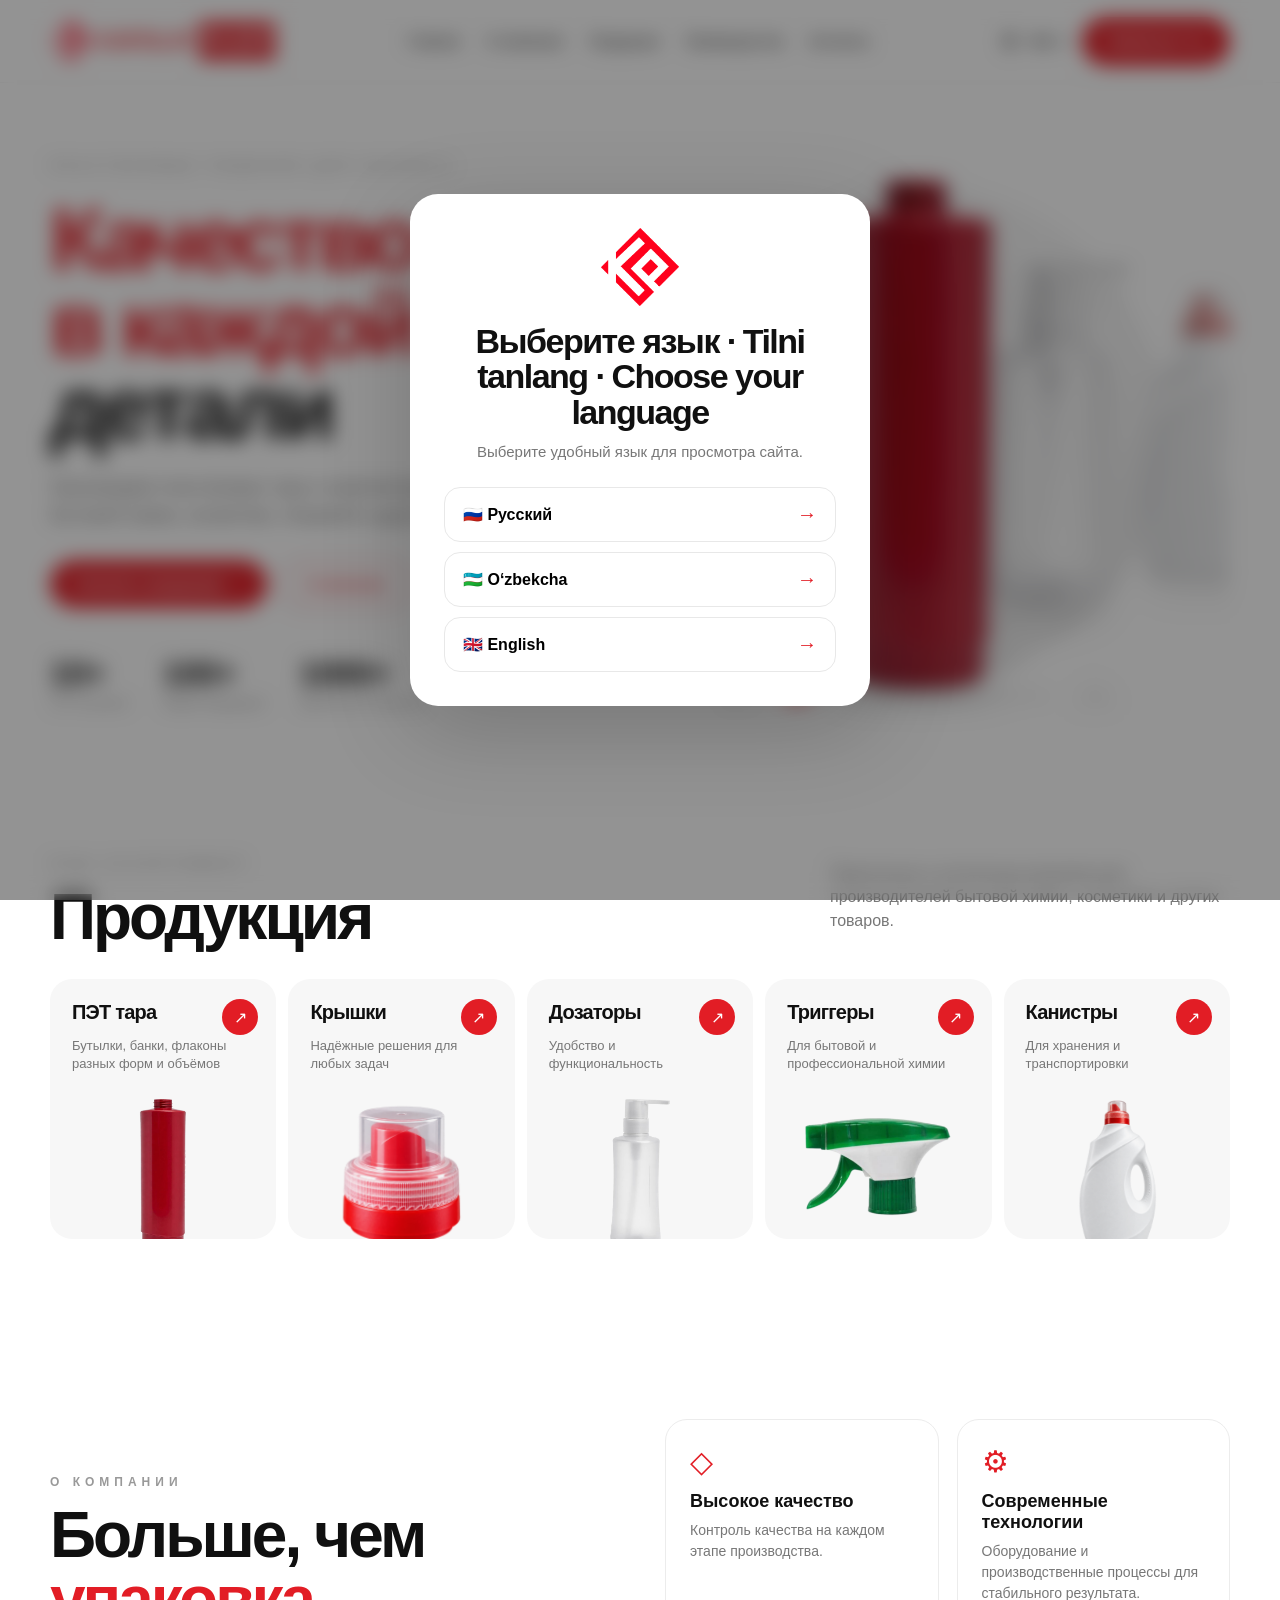
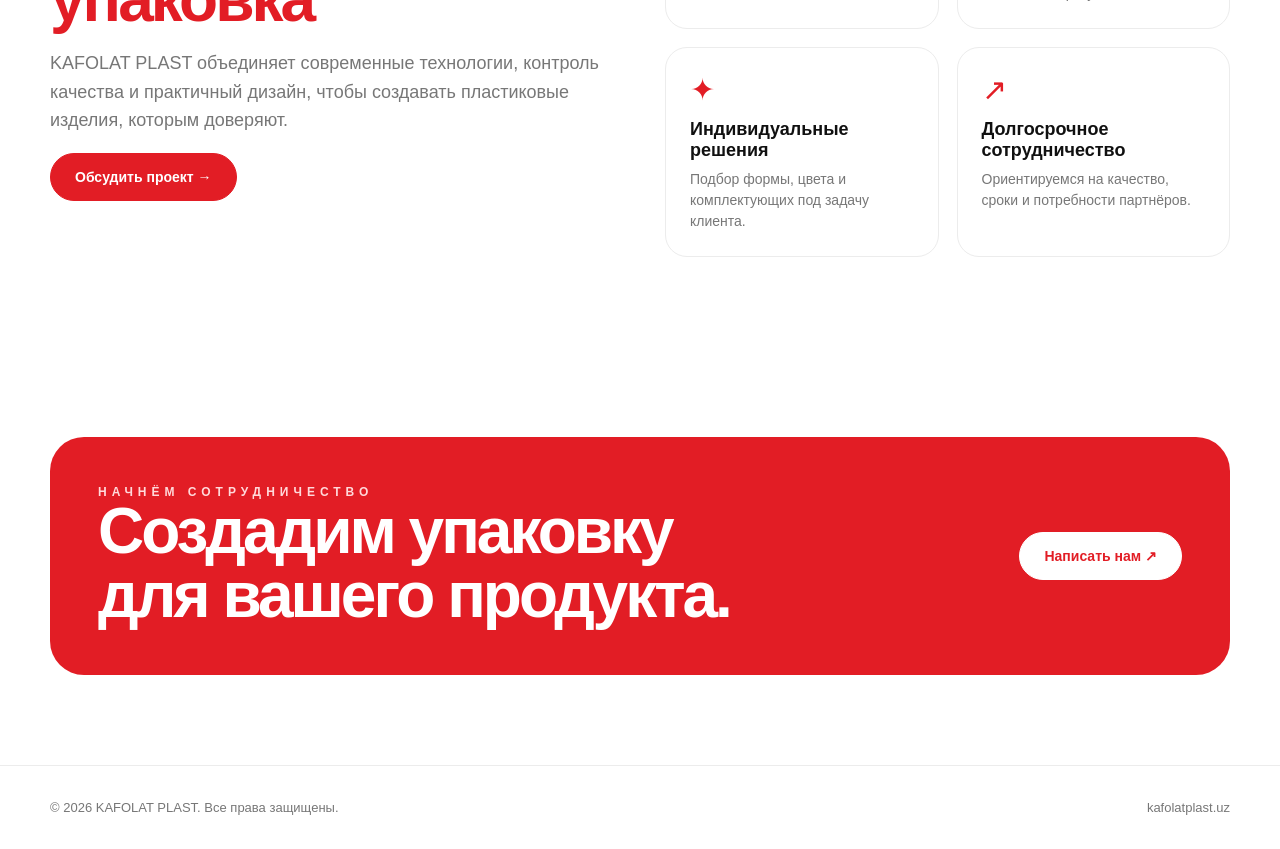
<file: index.html>
<!DOCTYPE html>
<html lang="ru">
<head>
  <meta charset="UTF-8" />
  <meta name="viewport" content="width=device-width, initial-scale=1.0" />
  <title id="pageTitle">KAFOLAT PLAST — Пластиковые решения</title>
  <meta name="description" id="pageDescription" content="KAFOLAT PLAST — пластиковая тара, дозаторы, триггеры, крышки и канистры." />
  <style>
    :root {
      --red:#e21d25;
      --red-dark:#b91018;
      --ink:#101010;
      --muted:#777;
      --line:#ececec;
      --soft:#f7f7f7;
      --radius:28px;
    }
    * { box-sizing:border-box; }
    html { scroll-behavior:smooth; }
    body {
      margin:0; font-family:Inter,Arial,Helvetica,sans-serif;
      color:var(--ink); background:#fff; overflow-x:hidden;
    }
    a { color:inherit; text-decoration:none; }
    .container { width:min(1180px, calc(100% - 40px)); margin:auto; }
    header {
      position:sticky; top:0; z-index:20; background:rgba(255,255,255,.9);
      backdrop-filter:blur(18px); border-bottom:1px solid rgba(0,0,0,.05);
    }
    .nav { height:82px; display:flex; align-items:center; justify-content:space-between; gap:24px; }
    .brand { display:inline-flex; align-items:center; gap:1px; font-weight:900; letter-spacing:-1px; line-height:1; }
    .brand img { display:block; width:42px; height:42px; object-fit:contain; flex:0 0 42px; }
    .brand-kafolat, .brand-plast { display:inline-flex; align-items:center; justify-content:center; font-size:22px; letter-spacing:-1.2px; padding:8px 5px; }
    .brand-kafolat { color:var(--red); }
    .brand-plast { color:#fff; background:var(--red); }
    
    nav { display:flex; gap:26px; font-size:14px; }
    nav a:hover { color:var(--red); }
    .actions { display:flex; align-items:center; gap:12px; flex-shrink:0; }
    .mobile-nav { display:none; }
    .language-picker { display:flex; align-items:center; gap:7px; }
    .language-icon { width:18px; height:18px; color:#555; flex:0 0 18px; }
    .language-icon svg { width:100%; height:100%; stroke:currentColor; stroke-width:1.8; fill:none; stroke-linecap:round; stroke-linejoin:round; }
    .lang { border:0; background:transparent; font-weight:600; cursor:pointer; color:var(--ink); padding:6px 2px; }
    .btn {
      display:inline-flex; align-items:center; justify-content:center; gap:12px;
      border:1px solid var(--red); border-radius:999px; padding:15px 24px;
      font-weight:700; cursor:pointer; transition:.25s; font-size:14px;
    }
    .btn.primary { background:var(--red); color:#fff; }
    .btn.primary:hover { background:var(--red-dark); transform:translateY(-2px); }
    .btn.ghost { background:#fff; color:var(--red); }
    .btn.ghost:hover { background:#fff4f4; }
    .menu { display:none; width:42px; height:42px; border:1px solid #ececec; border-radius:14px; background:#fff; color:var(--ink); align-items:center; justify-content:center; cursor:pointer; transition:.2s; }
    .menu:hover { border-color:var(--red); color:var(--red); }
    .menu svg { width:22px; height:22px; stroke:currentColor; stroke-width:2; fill:none; stroke-linecap:round; stroke-linejoin:round; }
    .hero { min-height:650px; display:grid; grid-template-columns:minmax(0,.9fr) minmax(0,1.1fr); align-items:center; gap:clamp(16px,3vw,48px); padding:clamp(42px,7vw,72px) 0 40px; }
    .hero > div:first-child { min-width:0; }
    .eyebrow { color:#999; text-transform:uppercase; letter-spacing:5px; font-size:12px; font-weight:700; }
    h1 { font-size:clamp(48px, 7vw, 94px); line-height:.94; letter-spacing:-5px; margin:24px 0; }
    h1 span, .red { color:var(--red); }
    .lead { max-width:520px; font-size:clamp(16px,1.5vw,18px); line-height:1.55; color:#666; }
    .hero-buttons .btn { white-space:nowrap; }
    .hero-buttons { display:flex; gap:12px; flex-wrap:wrap; margin-top:30px; }
    .stats { display:flex; gap:34px; margin-top:46px; flex-wrap:wrap; }
    .stat strong { display:block; font-size:34px; letter-spacing:-1px; }
    .stat span { color:#888; font-size:13px; }
    .hero-visual { min-height:560px; min-width:0; position:relative; display:flex; align-items:center; justify-content:center; overflow:hidden; }
    .orb { position:absolute; width:500px; height:500px; border-radius:50%; background:radial-gradient(circle at 35% 30%, #fff, #f2f2f2 65%, #eaeaea); }
    .product-carousel { position:relative; width:100%; height:560px; isolation:isolate; perspective:1100px; touch-action:pan-y; user-select:none; cursor:grab; }
    .product-carousel.is-dragging { cursor:grabbing; }
    .carousel-item { position:absolute; left:50%; top:50%; width:290px; height:500px; display:flex; align-items:center; justify-content:center; --base-x:0px; --drag-x:0px; --angle:0deg; --depth:0px; --item-scale:1; --drag-scale:1; --face-scale:1; transform:translate3d(calc(-50% + var(--base-x) + var(--drag-x)), -50%, var(--depth)) rotateY(0deg) scale(calc(var(--item-scale) * var(--drag-scale))); transform-origin:center center; transition:transform 1.55s cubic-bezier(.16,1,.3,1), opacity 1.35s cubic-bezier(.16,1,.3,1), filter 1.35s ease; will-change:transform,opacity; pointer-events:none; backface-visibility:hidden; }
    .carousel-item img { width:100%; height:100%; object-fit:contain; mix-blend-mode:multiply; filter:drop-shadow(0 24px 24px rgba(0,0,0,.12)); transition:filter .8s ease; }
    .carousel-item[data-position="0"] { z-index:10; opacity:1; filter:none; }
    .carousel-item[data-position="-1"], .carousel-item[data-position="1"] { z-index:7; opacity:.86; filter:saturate(.9); }
    .carousel-item[data-position="-2"], .carousel-item[data-position="2"] { z-index:5; opacity:.62; filter:blur(.2px) saturate(.8); }
    .carousel-item[data-position="-3"], .carousel-item[data-position="3"] { z-index:3; opacity:.38; filter:blur(.5px) saturate(.7); }
    .carousel-item.is-hidden { opacity:0; z-index:0; }
    .product-carousel.is-dragging .carousel-item { transition:none !important; }
    .carousel-dots { position:absolute; left:50%; bottom:8px; transform:translateX(-50%); display:flex; gap:7px; z-index:20; }
    .carousel-dots button { width:7px; height:7px; padding:0; border:0; border-radius:50%; background:#d5d5d5; cursor:pointer; transition:.25s; }
    .carousel-dots button.active { width:24px; border-radius:99px; background:var(--red); }
    .carousel-controls { position:absolute; left:50%; bottom:0; transform:translateX(-50%); display:flex; align-items:center; justify-content:center; gap:28px; z-index:25; }
    .carousel-control { width:38px; height:38px; border:1px solid #e7e7e7; border-radius:50%; background:#fff; color:#171717; display:grid; place-items:center; cursor:pointer; font-size:22px; line-height:1; box-shadow:0 5px 18px rgba(0,0,0,.06); transition:transform .2s, background .2s, color .2s, border-color .2s; }
    .carousel-control:hover { transform:translateY(-2px); background:var(--red); color:#fff; border-color:var(--red); }
    .carousel-control:focus-visible { outline:2px solid var(--red); outline-offset:3px; }
    .carousel-dots { position:static; transform:none; }
    .section { padding:90px 0; }
    .section-head { display:flex; justify-content:space-between; align-items:end; gap:24px; margin-bottom:30px; }
    h2 { font-size:clamp(36px,5vw,64px); line-height:1; letter-spacing:-3px; margin:14px 0 0; }
    .section-head p { max-width:400px; color:#777; line-height:1.5; }
    .categories { display:grid; grid-template-columns:repeat(5,1fr); gap:12px; }
    .category { background:var(--soft); border-radius:22px; padding:22px; min-height:260px; position:relative; overflow:hidden; transition:.25s; }
    .category:hover { transform:translateY(-5px); background:#fff3f3; }
    .category h3 { margin:0; font-size:20px; letter-spacing:-.8px; }
    .category p { color:#777; font-size:13px; line-height:1.4; max-width:160px; }
    .category img { position:absolute; width:90%; height:150px; object-fit:contain; bottom:-10px; left:5%; mix-blend-mode:multiply; }
    .circle-arrow { position:absolute; top:20px; right:18px; width:36px; height:36px; border-radius:50%; background:var(--red); color:white; display:grid; place-items:center; }
    .about { display:grid; grid-template-columns:1fr 1fr; gap:50px; align-items:center; }
    .about p { color:#777; font-size:18px; line-height:1.6; }
    .feature-grid { display:grid; grid-template-columns:repeat(2,1fr); gap:18px; }
    .feature { border:1px solid var(--line); border-radius:22px; padding:24px; }
    .feature b { display:block; margin:12px 0 8px; font-size:18px; }
    .feature p { font-size:14px; margin:0; line-height:1.5; color:#777; }
    .icon { color:var(--red); font-size:30px; }
    .contact { background:var(--red); color:white; border-radius:34px; padding:48px; display:flex; justify-content:space-between; align-items:center; gap:24px; }
    .contact h2 { margin:0; max-width:650px; }
    .contact .btn { border-color:white; background:white; color:var(--red); }
    footer { padding:34px 0; border-top:1px solid var(--line); color:#777; font-size:13px; }
    .footer-row { display:flex; justify-content:space-between; gap:20px; flex-wrap:wrap; }

    .language-modal { position:fixed; inset:0; z-index:1000; display:flex; align-items:center; justify-content:center; padding:20px; background:rgba(16,16,16,.45); backdrop-filter:blur(10px); opacity:1; visibility:visible; transition:opacity .3s ease, visibility .3s ease; }
    .language-modal.hidden { opacity:0; visibility:hidden; pointer-events:none; }
    .language-dialog { width:min(460px,100%); background:#fff; border-radius:28px; padding:34px; box-shadow:0 24px 90px rgba(0,0,0,.2); text-align:center; transform:translateY(0) scale(1); transition:transform .3s ease; }
    .language-modal.hidden .language-dialog { transform:translateY(12px) scale(.98); }
    .language-mark { width:78px; height:78px; margin:0 auto 18px; display:grid; place-items:center; }
    .language-mark img { width:78px; height:78px; object-fit:contain; display:block; }
    .language-dialog h2 { font-size:clamp(26px,5vw,34px); letter-spacing:-1.5px; line-height:1.05; margin:0 0 10px; }
    .language-dialog p { margin:0 0 24px; color:#777; line-height:1.5; font-size:15px; }
    .language-options { display:grid; gap:10px; }
    .language-option { width:100%; border:1px solid #e8e8e8; background:#fff; border-radius:16px; padding:15px 18px; display:flex; align-items:center; justify-content:space-between; gap:14px; font:inherit; font-weight:750; cursor:pointer; transition:background .2s, border-color .2s, transform .2s; }
    .language-option:hover { border-color:var(--red); background:#fff5f5; transform:translateY(-1px); }
    .language-option span:last-child { color:var(--red); font-size:20px; }
    body.modal-open { overflow:hidden; }

    .contact-btn { gap:8px; }
    .contact-icon { width:17px; height:17px; fill:none; stroke:currentColor; stroke-width:1.9; stroke-linecap:round; stroke-linejoin:round; flex:0 0 auto; }
    @media(max-width:600px) { .contact-btn { width:42px; height:42px; padding:0 !important; border-radius:50%; } .contact-btn .contact-label { display:none; } .contact-btn .contact-icon { width:18px; height:18px; } }
    @media(max-width:600px) { .language-dialog { padding:26px 20px; border-radius:24px; } }

    @media(max-width:980px) {
      nav { display:none; }
      .menu { display:inline-flex; }
      .nav { gap:14px; }
      .brand { min-width:0; }
      .brand-kafolat, .brand-plast { font-size:20px; }
      .mobile-nav { position:absolute; top:calc(100% + 1px); left:0; right:0; display:none; padding:14px 20px 20px; background:rgba(255,255,255,.98); border-bottom:1px solid var(--line); box-shadow:0 14px 30px rgba(0,0,0,.06); }
      .mobile-nav.open { display:grid; gap:4px; }
      .mobile-nav a { padding:14px 12px; border-radius:12px; font-size:15px; font-weight:600; }
      .mobile-nav a:hover { background:#fff3f3; color:var(--red); }
      .hero { grid-template-columns:1fr; padding-top:45px; }
      .hero-visual { order:2; }
      .hero > div:first-child { order:1; }
      .hero-visual { min-height:440px; }
      .categories { grid-template-columns:repeat(2,1fr); }
      .category:last-child { grid-column:span 2; }
      .about { grid-template-columns:1fr; }
    }
    @media(max-width:600px) {
      .container { width:min(100% - 28px,1180px); }
      .nav { height:70px; }
      .brand img { width:34px; height:34px; flex-basis:34px; }
      .brand-kafolat, .brand-plast { font-size:18px; padding:7px 8px; }
      .language-picker { display:flex; gap:3px; }
      .language-picker .language-icon { width:16px; height:16px; }
      .language-picker .lang { font-size:11px; padding:4px 0; }
      .actions .btn.primary { padding:12px 16px; font-size:13px; }
      h1 { letter-spacing:-3px; }
      .hero-visual { min-height:330px; width:100%; }
      .orb { max-width:88vw; max-height:88vw; }
      .product-carousel { height:350px; }
      .carousel-item { width:205px; height:330px; }
      .carousel-controls { gap:14px; }
      .carousel-control { width:32px; height:32px; font-size:18px; }
      .orb { width:300px; height:300px; }
      .stats { gap:20px; }
      .categories { grid-template-columns:1fr; }
      .category:last-child { grid-column:auto; }
      .section { padding:60px 0; }
      .section-head { display:block; }
      .feature-grid { grid-template-columns:1fr; }
      .contact { padding:30px; display:block; }
      .contact .btn { margin-top:24px; }
    }

    @media(max-width:420px) {
      .container { width:calc(100% - 24px); }
      .nav { height:66px; gap:7px; }
      .brand { gap:5px; }
      .brand img { width:29px; height:29px; flex-basis:29px; }
      .brand-kafolat, .brand-plast { font-size:15px; letter-spacing:-.7px; padding:6px 6px; }
      .actions { gap:6px; }
      .actions .btn.primary { padding:11px 13px; font-size:12px; }
      .menu { width:38px; height:38px; border-radius:12px; }
      .menu svg { width:20px; height:20px; }
      h1 { font-size:clamp(43px,12vw,56px); letter-spacing:-2.5px; }
      .eyebrow { letter-spacing:3.5px; font-size:10px; }
      .lead { font-size:16px; }
      .hero-buttons { gap:10px; }
      .hero-buttons .btn { padding:13px 15px; font-size:13px; }
      .stat strong { font-size:30px; }
      .stat span { font-size:12px; }
    }
  </style>
</head>
<body class="modal-open">

<div class="language-modal" id="languageModal" role="dialog" aria-modal="true" aria-labelledby="languageModalTitle">
  <div class="language-dialog">
    <div class="language-mark"><img src="assets/logo.png" alt="KAFOLAT PLAST" /></div>
    <h2 id="languageModalTitle">Выберите язык · Tilni tanlang · Choose your language</h2>
    <p id="languageModalSubtitle">Выберите удобный язык для просмотра сайта.</p>
    <div class="language-options">
      <button class="language-option" type="button" data-modal-lang="ru"><span>🇷🇺 Русский</span><span>→</span></button>
      <button class="language-option" type="button" data-modal-lang="uz"><span>🇺🇿 O‘zbekcha</span><span>→</span></button>
      <button class="language-option" type="button" data-modal-lang="en"><span>🇬🇧 English</span><span>→</span></button>
    </div>
  </div>
</div>

<header>
  <div class="container nav">
    <a class="brand" href="#">
      <img src="assets/logo.png" alt="Kafolat Plast логотип" />
      <span class="brand-kafolat">KAFOLAT</span><span class="brand-plast">PLAST</span>
    </a>
    <nav>
      <a href="./" data-i18n="navHome">Главная</a><a href="about/" data-i18n="navAbout">О компании</a><a href="productions/" data-i18n="navProducts">Продукция</a>
      <a href="advantages/" data-i18n="navAdvantages">Преимущества</a><a href="contacts/" data-i18n="navContacts">Контакты</a>
    </nav>
    <div class="actions"><div class="language-picker" aria-label="Выбор языка"><span class="language-icon" aria-hidden="true"><svg viewBox="0 0 24 24"><circle cx="12" cy="12" r="9"></circle><path d="M3 12h18M12 3c2.4 2.5 3.6 5.5 3.6 9S14.4 18.5 12 21c-2.4-2.5-3.6-5.5-3.6-9S9.6 5.5 12 3Z"></path></svg></span><select class="lang" id="languageSelect" aria-label="Language"><option value="ru">RU</option><option value="uz">UZ</option><option value="en">EN</option></select></div><a class="btn primary contact-btn" href="contacts/" data-i18n-title="contactBtn" title="Связаться"><span class="contact-label" data-i18n="contactBtn">Связаться</span><svg class="contact-icon" viewBox="0 0 24 24" aria-hidden="true"><path d="M22 16.92v3a2 2 0 0 1-2.18 2 19.8 19.8 0 0 1-8.63-3.07 19.5 19.5 0 0 1-6-6A19.8 19.8 0 0 1 2.12 4.2 2 2 0 0 1 4.11 2h3a2 2 0 0 1 2 1.72c.12.9.33 1.78.62 2.63a2 2 0 0 1-.45 2.11L8 9.73a16 16 0 0 0 6 6l1.27-1.27a2 2 0 0 1 2.11-.45c.85.29 1.73.5 2.63.62A2 2 0 0 1 22 16.92Z"></path></svg></a><button class="menu" id="menuToggle" type="button" aria-label="Открыть меню" aria-expanded="false"><svg viewBox="0 0 24 24" aria-hidden="true"><path d="M4 6h16M4 12h16M4 18h16"/></svg></button></div>
  </div>
  <div class="mobile-nav" id="mobileNav"><a href="./" data-i18n="navHome">Главная</a><a href="about/" data-i18n="navAbout">О компании</a><a href="productions/" data-i18n="navProducts">Продукция</a><a href="advantages/" data-i18n="navAdvantages">Преимущества</a><a href="contacts/" data-i18n="navContacts">Контакты</a></div>
</header>

<main>
<section class="container hero" id="home">
  <div>
    <div class="eyebrow" data-i18n="eyebrow">Пластиковые решения для бизнеса</div>
    <h1><span data-i18n="h1a">Качество</span><br><span data-i18n="h1b">в каждой</span><br><span data-i18n="h1c" style="color:var(--ink)">детали</span></h1>
    <p class="lead" data-i18n="lead">Производим пластиковую тару и комплектующие для бытовой химии, косметики, пищевой и других отраслей.</p>
    <div class="hero-buttons"><a class="btn primary" href="productions/" data-i18n="viewProducts">Смотреть продукцию →</a><a class="btn ghost" href="about/" data-i18n="aboutBtn">О компании</a></div>
    <div class="stats">
      <div class="stat"><strong>10+</strong><span data-i18n="years">лет на рынке</span></div>
      <div class="stat"><strong>100+</strong><span data-i18n="types">видов продукции</span></div>
      <div class="stat"><strong>1000+</strong><span data-i18n="clients">довольных клиентов</span></div>
    </div>
  </div>
  <div class="hero-visual">
    <div class="orb"></div>
    <div class="product-carousel" id="productCarousel" aria-label="Карусель продукции">
      <div class="carousel-item"><img src="assets/red-bottle.png" alt="Красная пластиковая бутылка"></div>
      <div class="carousel-item"><img src="assets/dispenser.png" alt="Пластиковый флакон с дозатором"></div>
      <div class="carousel-item"><img src="assets/canister.png" alt="Пластиковая канистра"></div>
      <div class="carousel-item"><img src="assets/triggers.png" alt="Триггерные распылители"></div>
      <div class="carousel-item"><img src="assets/bucket.png" alt="Пластиковый насос"></div>
      <div class="carousel-item"><img src="assets/canister.png" alt="Пластиковая канистра"></div>
      <div class="carousel-item"><img src="assets/cup.png" alt="Пластиковый насос"></div>
      <div class="carousel-item"><img src="assets/fery.png" alt="Пластиковый насос"></div> 
      <div class="carousel-item"><img src="assets/petpink.png" alt="Пластиковый насос"></div> 
      <div class="carousel-item"><img src="assets/petshampoo.png" alt="Пластиковый насос"></div>      
      <div class="carousel-item"><img src="assets/red-bottle.png" alt="Пластиковая тара"></div>
      <div class="carousel-item"><img src="assets/dispenser.png" alt="Флакон с дозатором"></div>
      <div class="carousel-item"><img src="assets/canister.png" alt="Канистра"></div>
      <div class="carousel-item"><img src="assets/triggers.png" alt="Распылители"></div>
      <div class="carousel-item"><img src="assets/bucket.png" alt="Пластиковый насос"></div>
      <div class="carousel-item"><img src="assets/cup.png" alt="Пластиковый насос"></div>
      <div class="carousel-item"><img src="assets/fery.png" alt="Пластиковый насос"></div> 
      <div class="carousel-item"><img src="assets/petpink.png" alt="Пластиковый насос"></div> 
      <div class="carousel-controls" aria-label="Управление каруселью">
        <button class="carousel-control" id="carouselPrev" type="button" aria-label="Предыдущее изделие">&#8592;</button>
        <div class="carousel-dots" id="carouselDots" aria-label="Выбор изделия"></div>
        <button class="carousel-control" id="carouselNext" type="button" aria-label="Следующее изделие">&#8594;</button>
      </div>
    </div>
  </div>
</section>

<section class="section" id="products">
  <div class="container">
    <div class="section-head">
      <div><div class="eyebrow" data-i18n="assortment">Наш ассортимент</div><h2 data-i18n="productsTitle">Продукция</h2></div>
      <p data-i18n="productsLead">Практичные и эстетичные решения для производителей бытовой химии, косметики и других товаров.</p>
    </div>
    <div class="categories">
      <a class="category" href="contacts/"><h3 data-i18n="catPet">ПЭТ тара</h3><p data-i18n="catPetDesc">Бутылки, банки, флаконы разных форм и объёмов</p><span class="circle-arrow">↗</span><img src="assets/red-bottle.png" alt=""></a>
      <a class="category" href="contacts/"><h3 data-i18n="catCaps">Крышки</h3><p data-i18n="catCapsDesc">Надёжные решения для любых задач</p><span class="circle-arrow">↗</span><img src="assets/cup.png" alt=""></a>
      <a class="category" href="contacts/"><h3 data-i18n="catPumps">Дозаторы</h3><p data-i18n="catPumpsDesc">Удобство и функциональность</p><span class="circle-arrow">↗</span><img src="assets/dispenser.png" alt=""></a>
      <a class="category" href="contacts/"><h3 data-i18n="catTriggers">Триггеры</h3><p data-i18n="catTriggersDesc">Для бытовой и профессиональной химии</p><span class="circle-arrow">↗</span><img src="assets/triggers.png" alt=""></a>
      <a class="category" href="contacts/"><h3 data-i18n="catCanisters">Канистры</h3><p data-i18n="catCanistersDesc">Для хранения и транспортировки</p><span class="circle-arrow">↗</span><img src="assets/canister.png" alt=""></a>
    </div>
  </div>
</section>

<section class="section" id="about">
  <div class="container about">
    <div>
      <div class="eyebrow" data-i18n="aboutEyebrow">О компании</div>
      <h2><span data-i18n="moreThan">Больше, чем</span><br><span class="red" data-i18n="packaging">упаковка</span></h2>
      <p data-i18n="aboutText">KAFOLAT PLAST объединяет современные технологии, контроль качества и практичный дизайн, чтобы создавать пластиковые изделия, которым доверяют.</p>
      <a class="btn primary" href="contacts/" data-i18n="discuss">Обсудить проект →</a>
    </div>
    <div class="feature-grid" id="advantages">
      <div class="feature"><div class="icon">◇</div><b data-i18n="feature1">Высокое качество</b><p data-i18n="feature1d">Контроль качества на каждом этапе производства.</p></div>
      <div class="feature"><div class="icon">⚙</div><b data-i18n="feature2">Современные технологии</b><p data-i18n="feature2d">Оборудование и производственные процессы для стабильного результата.</p></div>
      <div class="feature"><div class="icon">✦</div><b data-i18n="feature3">Индивидуальные решения</b><p data-i18n="feature3d">Подбор формы, цвета и комплектующих под задачу клиента.</p></div>
      <div class="feature"><div class="icon">↗</div><b data-i18n="feature4">Долгосрочное сотрудничество</b><p data-i18n="feature4d">Ориентируемся на качество, сроки и потребности партнёров.</p></div>
    </div>
  </div>
</section>

<section class="container section" id="contacts">
  <div class="contact">
    <div><div class="eyebrow" style="color:#ffd9da" data-i18n="contactEyebrow">Начнём сотрудничество</div><h2><span data-i18n="contactTitle1">Создадим упаковку</span><br><span data-i18n="contactTitle2">для вашего продукта.</span></h2></div>
    <a class="btn" href="mailto:info@kafolatplast.uz" data-i18n="writeUs">Написать нам ↗</a>
  </div>
</section>
</main>

<footer>
  <div class="container footer-row"><span data-i18n="copyright">© 2026 KAFOLAT PLAST. Все права защищены.</span><span>kafolatplast.uz</span></div>
</footer>

<script>
(() => {
  const translations = {
    ru: {navHome:'Главная',navAbout:'О компании',navProducts:'Продукция',navAdvantages:'Преимущества',navContacts:'Контакты',contactBtn:'Связаться',eyebrow:'Пластиковые решения для бизнеса',h1a:'Качество',h1b:'в каждой',h1c:'детали',lead:'Производим пластиковую тару и комплектующие для бытовой химии, косметики, пищевой и других отраслей.',viewProducts:'Смотреть продукцию →',aboutBtn:'О компании',years:'лет на рынке',types:'видов продукции',clients:'довольных клиентов',assortment:'Наш ассортимент',productsTitle:'Продукция',productsLead:'Практичные и эстетичные решения для производителей бытовой химии, косметики и других товаров.',catPet:'ПЭТ тара',catPetDesc:'Бутылки, банки, флаконы разных форм и объёмов',catCaps:'Крышки',catCapsDesc:'Надёжные решения для любых задач',catPumps:'Дозаторы',catPumpsDesc:'Удобство и функциональность',catTriggers:'Триггеры',catTriggersDesc:'Для бытовой и профессиональной химии',catCanisters:'Канистры',catCanistersDesc:'Для хранения и транспортировки',aboutEyebrow:'О компании',moreThan:'Больше, чем',packaging:'упаковка',aboutText:'KAFOLAT PLAST объединяет современные технологии, контроль качества и практичный дизайн, чтобы создавать пластиковые изделия, которым доверяют.',discuss:'Обсудить проект →',feature1:'Высокое качество',feature1d:'Контроль качества на каждом этапе производства.',feature2:'Современные технологии',feature2d:'Оборудование и производственные процессы для стабильного результата.',feature3:'Индивидуальные решения',feature3d:'Подбор формы, цвета и комплектующих под задачу клиента.',feature4:'Долгосрочное сотрудничество',feature4d:'Ориентируемся на качество, сроки и потребности партнёров.',contactEyebrow:'Начнём сотрудничество',contactTitle1:'Создадим упаковку',contactTitle2:'для вашего продукта.',writeUs:'Написать нам ↗',copyright:'© 2026 KAFOLAT PLAST. Все права защищены.'},
    uz: {navHome:'Bosh sahifa',navAbout:'Kompaniya haqida',navProducts:'Mahsulotlar',navAdvantages:'Afzalliklar',navContacts:'Aloqa',contactBtn:'Bog‘lanish',eyebrow:'Biznes uchun plastik yechimlar',h1a:'Har bir',h1b:'detalda',h1c:'sifat',lead:'Maishiy kimyo, kosmetika, oziq-ovqat va boshqa sohalar uchun plastik idishlar hamda butlovchi qismlar ishlab chiqaramiz.',viewProducts:'Mahsulotlarni ko‘rish →',aboutBtn:'Kompaniya haqida',years:'bozorda yil',types:'mahsulot turi',clients:'mamnun mijozlar',assortment:'Bizning assortiment',productsTitle:'Mahsulotlar',productsLead:'Maishiy kimyo, kosmetika va boshqa mahsulotlar ishlab chiqaruvchilar uchun amaliy va estetik yechimlar.',catPet:'PET idishlar',catPetDesc:'Turli shakl va hajmdagi butilkalar, bankalar va flakonlar',catCaps:'Qopqoqlar',catCapsDesc:'Har qanday vazifa uchun ishonchli yechimlar',catPumps:'Dozatorlar',catPumpsDesc:'Qulaylik va funksionallik',catTriggers:'Triggerlar',catTriggersDesc:'Maishiy va professional kimyo uchun',catCanisters:'Kanistrlar',catCanistersDesc:'Saqlash va tashish uchun',aboutEyebrow:'Kompaniya haqida',moreThan:'Oddiy qadoqdan',packaging:'ko‘proq',aboutText:'KAFOLAT PLAST zamonaviy texnologiyalar, sifat nazorati va amaliy dizaynni birlashtirib, ishonchli plastik mahsulotlar yaratadi.',discuss:'Loyihani muhokama qilish →',feature1:'Yuqori sifat',feature1d:'Ishlab chiqarishning har bir bosqichida sifat nazorati.',feature2:'Zamonaviy texnologiyalar',feature2d:'Barqaror natija uchun uskunalar va ishlab chiqarish jarayonlari.',feature3:'Individual yechimlar',feature3d:'Mijoz vazifasiga mos shakl, rang va butlovchi qismlarni tanlash.',feature4:'Uzoq muddatli hamkorlik',feature4d:'Sifat, muddatlar va hamkorlar ehtiyojlariga e’tibor qaratamiz.',contactEyebrow:'Hamkorlikni boshlaymiz',contactTitle1:'Mahsulotingiz uchun',contactTitle2:'qadoq yaratamiz.',writeUs:'Bizga yozing ↗',copyright:'© 2026 KAFOLAT PLAST. Barcha huquqlar himoyalangan.'},
    en: {navHome:'Home',navAbout:'About us',navProducts:'Products',navAdvantages:'Advantages',navContacts:'Contacts',contactBtn:'Contact us',eyebrow:'Plastic solutions for business',h1a:'Quality',h1b:'in every',h1c:'detail',lead:'We manufacture plastic packaging and components for household chemicals, cosmetics, food and other industries.',viewProducts:'View products →',aboutBtn:'About us',years:'years in the market',types:'product types',clients:'happy clients',assortment:'Our assortment',productsTitle:'Products',productsLead:'Practical and aesthetic solutions for manufacturers of household chemicals, cosmetics and other goods.',catPet:'PET packaging',catPetDesc:'Bottles, jars and containers of various shapes and volumes',catCaps:'Caps',catCapsDesc:'Reliable solutions for every task',catPumps:'Dispensers',catPumpsDesc:'Convenience and functionality',catTriggers:'Triggers',catTriggersDesc:'For household and professional chemicals',catCanisters:'Canisters',catCanistersDesc:'For storage and transportation',aboutEyebrow:'About us',moreThan:'More than',packaging:'packaging',aboutText:'KAFOLAT PLAST combines modern technologies, quality control and practical design to create trusted plastic products.',discuss:'Discuss a project →',feature1:'High quality',feature1d:'Quality control at every stage of production.',feature2:'Modern technologies',feature2d:'Equipment and production processes for consistent results.',feature3:'Custom solutions',feature3d:'Selection of shapes, colors and components for each client’s needs.',feature4:'Long-term partnership',feature4d:'We focus on quality, deadlines and our partners’ needs.',contactEyebrow:'Let’s work together',contactTitle1:'We will create packaging',contactTitle2:'for your product.',writeUs:'Write to us ↗',copyright:'© 2026 KAFOLAT PLAST. All rights reserved.'}
  };
  function setLanguage(lang){ const dict=translations[lang]||translations.ru; document.documentElement.lang=lang; document.querySelectorAll('[data-i18n]').forEach(el=>{ if(dict[el.dataset.i18n]!==undefined) el.textContent=dict[el.dataset.i18n]; }); document.getElementById('pageTitle').textContent=lang==='en'?'KAFOLAT PLAST — Plastic solutions':lang==='uz'?'KAFOLAT PLAST — Plastik yechimlar':'KAFOLAT PLAST — Пластиковые решения'; document.getElementById('pageDescription').content=dict.lead; localStorage.setItem('kafolat-lang',lang); }
  const menuToggle=document.getElementById('menuToggle'); const mobileNav=document.getElementById('mobileNav');
  menuToggle.addEventListener('click',()=>{ const open=mobileNav.classList.toggle('open'); menuToggle.setAttribute('aria-expanded',String(open)); menuToggle.setAttribute('aria-label',open?'Закрыть меню':'Открыть меню'); menuToggle.innerHTML=open?'<svg viewBox="0 0 24 24" aria-hidden="true"><path d="M6 6l12 12M18 6L6 18"/></svg>':'<svg viewBox="0 0 24 24" aria-hidden="true"><path d="M4 6h16M4 12h16M4 18h16"/></svg>'; });
  mobileNav.querySelectorAll('a').forEach(a=>a.addEventListener('click',()=>{mobileNav.classList.remove('open');menuToggle.setAttribute('aria-expanded','false');menuToggle.innerHTML='<svg viewBox="0 0 24 24" aria-hidden="true"><path d="M4 6h16M4 12h16M4 18h16"/></svg>';}));
  const select=document.getElementById('languageSelect');
  const modal=document.getElementById('languageModal');
  const modalButtons=[...document.querySelectorAll('[data-modal-lang]')];
  const saved=localStorage.getItem('kafolat-lang');
  const initialLanguage=saved||'ru';
  select.value=initialLanguage;
  setLanguage(initialLanguage);
  select.addEventListener('change',()=>setLanguage(select.value));
  function closeLanguageModal(){ modal.classList.add('hidden'); document.body.classList.remove('modal-open'); }
  if(saved){ closeLanguageModal(); }
  modalButtons.forEach(button=>button.addEventListener('click',()=>{
    const lang=button.dataset.modalLang;
    select.value=lang;
    setLanguage(lang);
    closeLanguageModal();
  }));
})();
</script>
<script>
(() => {
  const carousel = document.getElementById('productCarousel');
  if (!carousel) return;
  const items = [...carousel.querySelectorAll('.carousel-item')];
  const dots = document.getElementById('carouselDots');
  const prevButton = document.getElementById('carouselPrev');
  const nextButton = document.getElementById('carouselNext');
  let active = 0;
  let startX = 0;
  let deltaX = 0;
  let dragging = false;
  let autoTimer;

  items.forEach((_, index) => {
    const dot = document.createElement('button');
    dot.type = 'button';
    dot.setAttribute('aria-label', `Показать изделие ${index + 1}`);
    dot.addEventListener('click', () => { active = index; render(); restartAuto(); });
    dots.appendChild(dot);
  });

  function render() {
    const total = items.length;
    items.forEach((item, index) => {
      let position = index - active;
      if (position > total / 2) position -= total;
      if (position < -total / 2) position += total;
      item.dataset.position = position;
      item.classList.toggle('is-hidden', Math.abs(position) > 3);
      const isMobile = window.innerWidth <= 600;
      const step = isMobile ? 82 : 145;
      const scales = {
        '-3': 0.7,
        '-2': 0.7,
        '-1': 0.7,
        '0': 1,
        '1': 0.7,
        '2': 0.7,
        '3': 0.7
      };
      const scale = scales[String(position)] ?? 0.12;
      const angle = 0;
      const extra = Math.abs(position) > 1 ? (position < 0 ? -8 : 8) : 0;
      item.style.setProperty('--base-x', `${position * step + extra}px`);
      item.style.setProperty('--item-scale', scale);
      item.style.setProperty('--angle', `${angle}deg`);
      const faceScale = 1;
      item.style.setProperty('--face-scale', faceScale);
      item.style.setProperty('--depth', `${position === 0 ? 24 : Math.max(-80, 12 - Math.abs(position) * 18)}px`);
      item.style.setProperty('--drag-x', '0px');
      item.style.setProperty('--drag-scale', '1');
      item.style.pointerEvents = position === 0 ? 'auto' : 'none';
    });
    [...dots.children].forEach((dot, index) => dot.classList.toggle('active', index === active));
  }

  function move(direction) {
    active = (active + direction + items.length) % items.length;
    render();
  }
  function handleControlClick(event, direction) {
    event.preventDefault();
    event.stopPropagation();
    move(direction);
    restartAuto();
  }
  prevButton?.addEventListener('pointerdown', event => event.stopPropagation());
  nextButton?.addEventListener('pointerdown', event => event.stopPropagation());
  prevButton?.addEventListener('click', event => handleControlClick(event, -1));
  nextButton?.addEventListener('click', event => handleControlClick(event, 1));

  function restartAuto() {
    clearInterval(autoTimer);
    autoTimer = setInterval(() => move(1), 3000);
  }

  carousel.addEventListener('pointerdown', event => {
    if (event.target.closest('.carousel-controls')) return;
    dragging = true; startX = event.clientX; deltaX = 0;
    carousel.classList.add('is-dragging');
    carousel.setPointerCapture?.(event.pointerId);
    clearInterval(autoTimer);
  });
  carousel.addEventListener('pointermove', event => {
    if (!dragging) return;
    deltaX = event.clientX - startX;
    const limited = Math.max(-180, Math.min(180, deltaX));
    const progress = Math.min(Math.abs(limited) / 180, 1);
    items.forEach(item => {
      const position = Number(item.dataset.position || 0);
      const influence = position === 0 ? 1 : Math.max(0.2, 1 - Math.abs(position) * 0.16);
      item.style.setProperty('--drag-x', `${limited * influence}px`);
      item.style.setProperty('--drag-scale', position === 0 ? `${1 - progress * 0.04}` : `${1 - progress * 0.015}`);
    });
  });
  function finishDrag() {
    if (!dragging) return;
    dragging = false; carousel.classList.remove('is-dragging');
    if (Math.abs(deltaX) > 45) {
      move(deltaX < 0 ? 1 : -1);
    } else {
      items.forEach(item => {
        item.style.setProperty('--drag-x', '0px');
        item.style.setProperty('--drag-scale', '1');
      });
    }
    deltaX = 0; restartAuto();
  }
  carousel.addEventListener('pointerup', finishDrag);
  carousel.addEventListener('pointercancel', finishDrag);
  carousel.addEventListener('pointerleave', () => { if (dragging) finishDrag(); });
  carousel.addEventListener('wheel', event => {
    if (Math.abs(event.deltaX) > Math.abs(event.deltaY)) { event.preventDefault(); move(event.deltaX > 0 ? 1 : -1); restartAuto(); }
  }, { passive:false });

  render();
  restartAuto();
})();
</script>
</body>
</html>
</file>
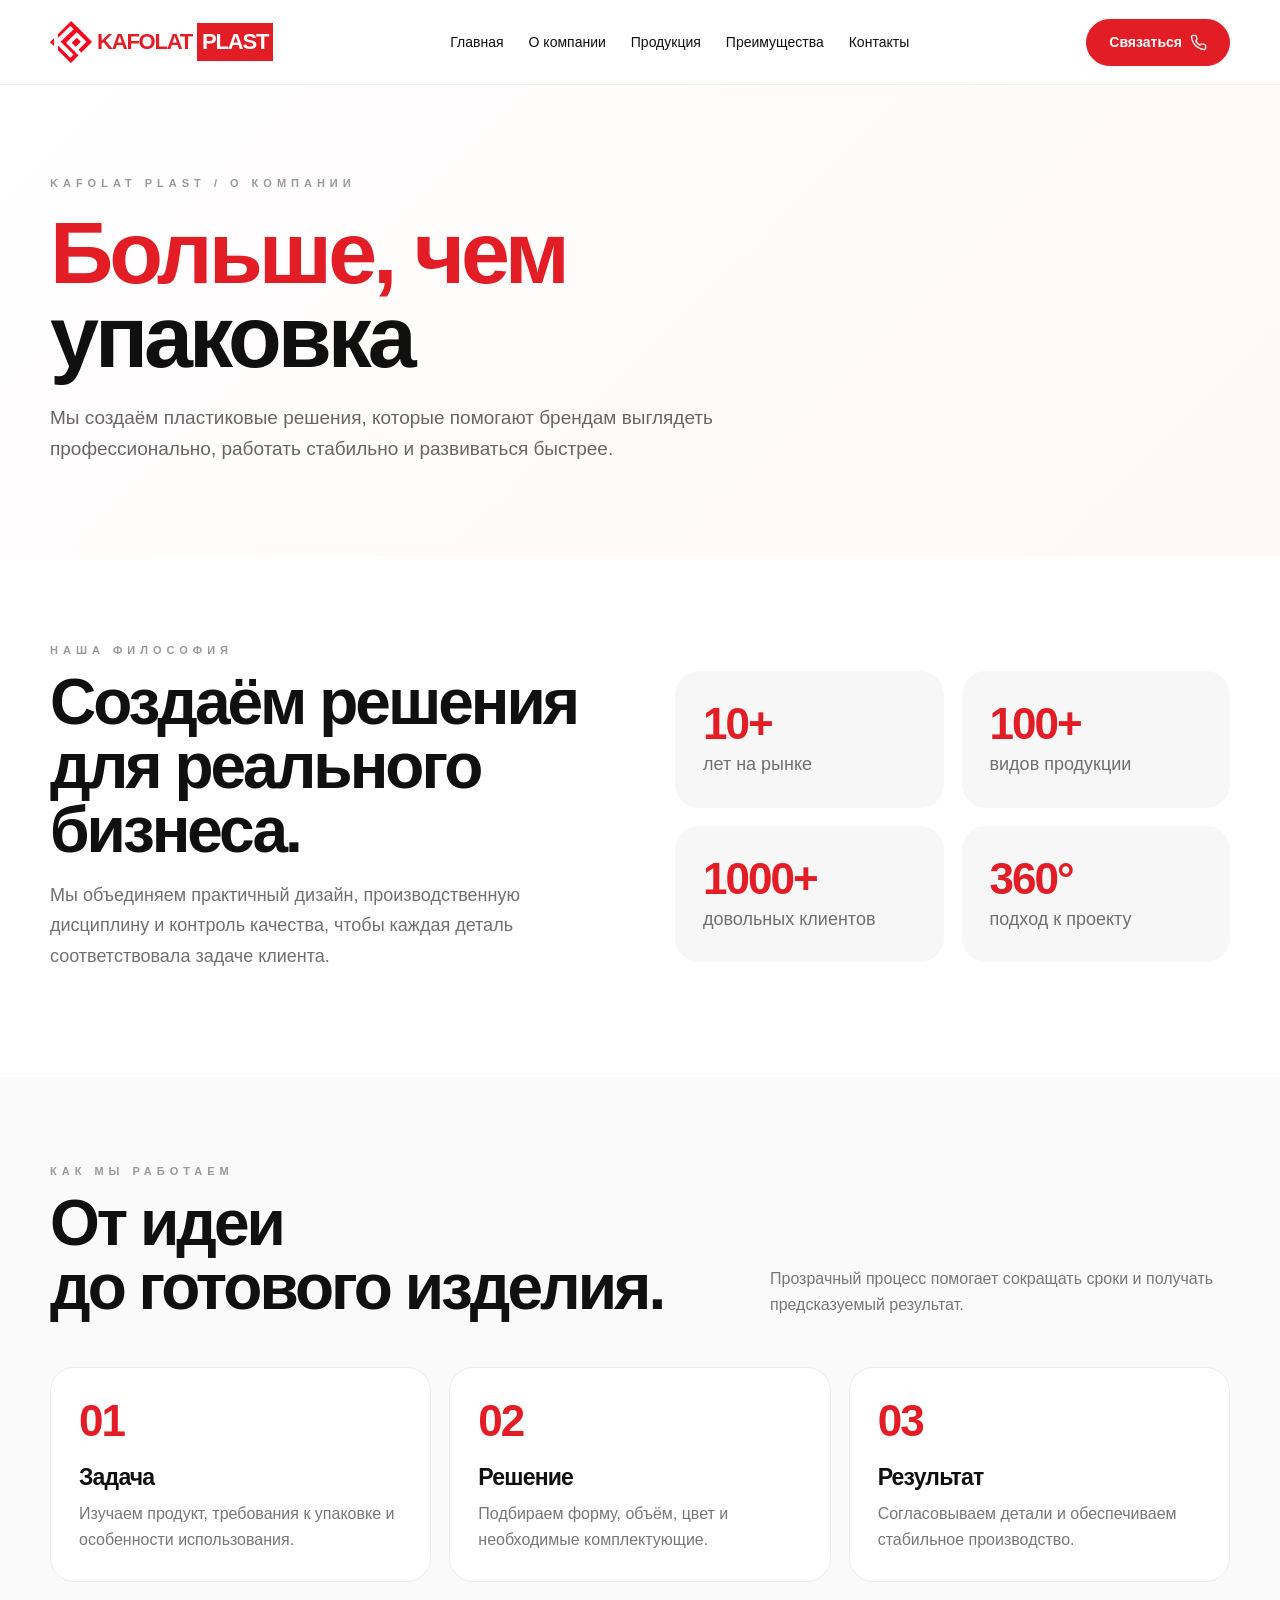
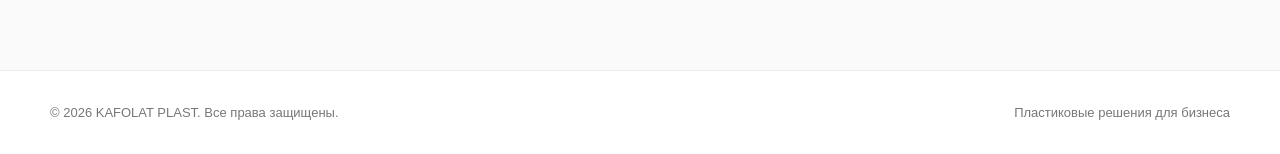
<file: about/index.html>
<!doctype html><html lang="ru"><head><meta charset="utf-8"><meta name="viewport" content="width=device-width,initial-scale=1"><title>О компании — KAFOLAT PLAST</title><link rel="stylesheet" href="../shared.css?v=3">
</head><body><header class="site-header"><div class="container nav">
<a class="brand" href="../"><img src="../assets/logo.png" alt="KAFOLAT PLAST"><span class="brand-kafolat">KAFOLAT</span><span class="brand-plast">PLAST</span></a>
<nav class="navlinks">
<a href="../" data-ru="Главная" data-uz="Bosh sahifa" data-en="Home">Главная</a>
<a href="../about/" data-ru="О компании" data-uz="Kompaniya haqida" data-en="About us">О компании</a>
<a href="../productions/" data-ru="Продукция" data-uz="Mahsulotlar" data-en="Products">Продукция</a>
<a href="../advantages/" data-ru="Преимущества" data-uz="Afzalliklar" data-en="Advantages">Преимущества</a>
<a href="../contacts/" data-ru="Контакты" data-uz="Aloqa" data-en="Contacts">Контакты</a>
</nav><div class="actions"><a class="btn primary contact-btn" href="../contacts/" data-title-ru="Связаться" data-title-uz="Bog‘lanish" data-title-en="Contact us" title="Связаться"><span class="contact-label" data-ru="Связаться" data-uz="Bog‘lanish" data-en="Contact us">Связаться</span><svg class="contact-icon" viewBox="0 0 24 24" aria-hidden="true"><path d="M22 16.92v3a2 2 0 0 1-2.18 2 19.8 19.8 0 0 1-8.63-3.07 19.5 19.5 0 0 1-6-6A19.8 19.8 0 0 1 2.12 4.2 2 2 0 0 1 4.11 2h3a2 2 0 0 1 2 1.72c.12.9.33 1.78.62 2.63a2 2 0 0 1-.45 2.11L8 9.73a16 16 0 0 0 6 6l1.27-1.27a2 2 0 0 1 2.11-.45c.85.29 1.73.5 2.63.62A2 2 0 0 1 22 16.92Z"></path></svg></a>
<button class="menu" id="menuToggle" type="button" aria-label="Menu" aria-expanded="false"><svg viewBox="0 0 24 24" aria-hidden="true"><path d="M4 6h16M4 12h16M4 18h16"></path></svg></button></div></div>
<nav class="mobile-nav" id="mobileNav"><a href="../" data-ru="Главная" data-uz="Bosh sahifa" data-en="Home">Главная</a><a href="../about/" data-ru="О компании" data-uz="Kompaniya haqida" data-en="About us">О компании</a><a href="../productions/" data-ru="Продукция" data-uz="Mahsulotlar" data-en="Products">Продукция</a><a href="../advantages/" data-ru="Преимущества" data-uz="Afzalliklar" data-en="Advantages">Преимущества</a><a href="../contacts/" data-ru="Контакты" data-uz="Aloqa" data-en="Contacts">Контакты</a></nav>
</header><main><section class="page-hero"><div class="container"><div class="eyebrow" data-ru="KAFOLAT PLAST / О КОМПАНИИ" data-uz="KAFOLAT PLAST / KOMPANIYA HAQIDA" data-en="KAFOLAT PLAST / ABOUT US">KAFOLAT PLAST / О КОМПАНИИ</div>
<h1 data-i18n-html data-ru-html="<span>Больше, чем</span><br>упаковка" data-uz-html="<span>Oddiy qadoqdan</span><br>ko‘proq" data-en-html="<span>More than</span><br>packaging"><span>Больше, чем</span><br>упаковка</h1>
<p data-ru="Мы создаём пластиковые решения, которые помогают брендам выглядеть профессионально, работать стабильно и развиваться быстрее." data-uz="Biz brendlarga professional ko‘rinish, barqarorlik va tezroq rivojlanishga yordam beradigan plastik yechimlarni yaratamiz." data-en="We create plastic solutions that help brands look professional, operate consistently and grow faster.">Мы создаём пластиковые решения, которые помогают брендам выглядеть профессионально, работать стабильно и развиваться быстрее.</p></div></section>
<section class="section"><div class="container split"><div><div class="eyebrow" data-ru="НАША ФИЛОСОФИЯ" data-uz="BIZNING FALSAFAMIZ" data-en="OUR PHILOSOPHY">НАША ФИЛОСОФИЯ</div>
<h2 data-ru="Создаём решения для реального бизнеса." data-uz="Haqiqiy biznes uchun yechimlar yaratamiz." data-en="We create solutions for real business.">Создаём решения для реального бизнеса.</h2>
<p data-ru="Мы объединяем практичный дизайн, производственную дисциплину и контроль качества, чтобы каждая деталь соответствовала задаче клиента." data-uz="Biz amaliy dizayn, ishlab chiqarish intizomi va sifat nazoratini birlashtirib, har bir detal mijoz vazifasiga mos kelishini ta’minlaymiz." data-en="We combine practical design, production discipline and quality control so every detail meets the client’s needs.">Мы объединяем практичный дизайн, производственную дисциплину и контроль качества, чтобы каждая деталь соответствовала задаче клиента.</p></div>
<div class="grid" style="grid-template-columns:1fr 1fr"><div class="card soft"><div class="number">10+</div><p data-ru="лет на рынке" data-uz="bozorda yil" data-en="years in the market">лет на рынке</p></div><div class="card soft"><div class="number">100+</div><p data-ru="видов продукции" data-uz="mahsulot turi" data-en="product types">видов продукции</p></div><div class="card soft"><div class="number">1000+</div><p data-ru="довольных клиентов" data-uz="mamnun mijozlar" data-en="happy clients">довольных клиентов</p></div><div class="card soft"><div class="number">360°</div><p data-ru="подход к проекту" data-uz="loyihaga yondashuv" data-en="project approach">подход к проекту</p></div></div></div></section>
<section class="section" style="background:#fafafa"><div class="container"><div class="section-head"><div><div class="eyebrow" data-ru="КАК МЫ РАБОТАЕМ" data-uz="BIZ QANDAY ISHLAYMIZ" data-en="HOW WE WORK">КАК МЫ РАБОТАЕМ</div><h2 data-i18n-html data-ru-html="От идеи<br>до готового изделия." data-uz-html="G‘oyadan<br>tayyor mahsulotgacha." data-en-html="From an idea<br>to a finished product.">От идеи<br>до готового изделия.</h2></div><p data-ru="Прозрачный процесс помогает сокращать сроки и получать предсказуемый результат." data-uz="Shaffof jarayon muddatlarni qisqartirish va barqaror natijaga erishishga yordam beradi." data-en="A transparent process helps reduce lead times and deliver predictable results.">Прозрачный процесс помогает сокращать сроки и получать предсказуемый результат.</p></div>
<div class="grid"><div class="card"><div class="number">01</div><h3 data-ru="Задача" data-uz="Vazifa" data-en="Brief">Задача</h3><p data-ru="Изучаем продукт, требования к упаковке и особенности использования." data-uz="Mahsulot, qadoqlash talablari va foydalanish xususiyatlarini o‘rganamiz." data-en="We study the product, packaging requirements and usage specifics.">Изучаем продукт, требования к упаковке и особенности использования.</p></div><div class="card"><div class="number">02</div><h3 data-ru="Решение" data-uz="Yechim" data-en="Solution">Решение</h3><p data-ru="Подбираем форму, объём, цвет и необходимые комплектующие." data-uz="Shakl, hajm, rang va kerakli butlovchi qismlarni tanlaymiz." data-en="We select the shape, volume, color and necessary components.">Подбираем форму, объём, цвет и необходимые комплектующие.</p></div><div class="card"><div class="number">03</div><h3 data-ru="Результат" data-uz="Natija" data-en="Result">Результат</h3><p data-ru="Согласовываем детали и обеспечиваем стабильное производство." data-uz="Tafsilotlarni kelishib, barqaror ishlab chiqarishni ta’minlaymiz." data-en="We approve the details and ensure stable production.">Согласовываем детали и обеспечиваем стабильное производство.</p></div></div></div></section></main><footer class="footer"><div class="container footerrow"><span data-ru="© 2026 KAFOLAT PLAST. Все права защищены." data-uz="© 2026 KAFOLAT PLAST. Barcha huquqlar himoyalangan." data-en="© 2026 KAFOLAT PLAST. All rights reserved.">© 2026 KAFOLAT PLAST. Все права защищены.</span><span data-ru="Пластиковые решения для бизнеса" data-uz="Biznes uchun plastik yechimlar" data-en="Plastic solutions for business">Пластиковые решения для бизнеса</span></div></footer><script>(function(){const menu=document.getElementById("menuToggle"),mobile=document.getElementById("mobileNav");let lang=localStorage.getItem("kafolat-lang")||"ru";document.documentElement.lang=lang;document.querySelectorAll("[data-ru]").forEach(e=>e.textContent=e.dataset[lang]||e.dataset.ru);document.querySelectorAll("[data-i18n-html]").forEach(e=>{let v=e.getAttribute("data-"+lang+"-html");if(v!==null)e.innerHTML=v;});document.querySelectorAll("[data-i18n-title]").forEach(e=>{let v=e.getAttribute("data-title-"+lang);if(v)e.textContent=v;});if(menu&&mobile)menu.addEventListener("click",()=>{let o=mobile.classList.toggle("open");menu.setAttribute("aria-expanded",String(o));});})();</script></body></html>
</file>
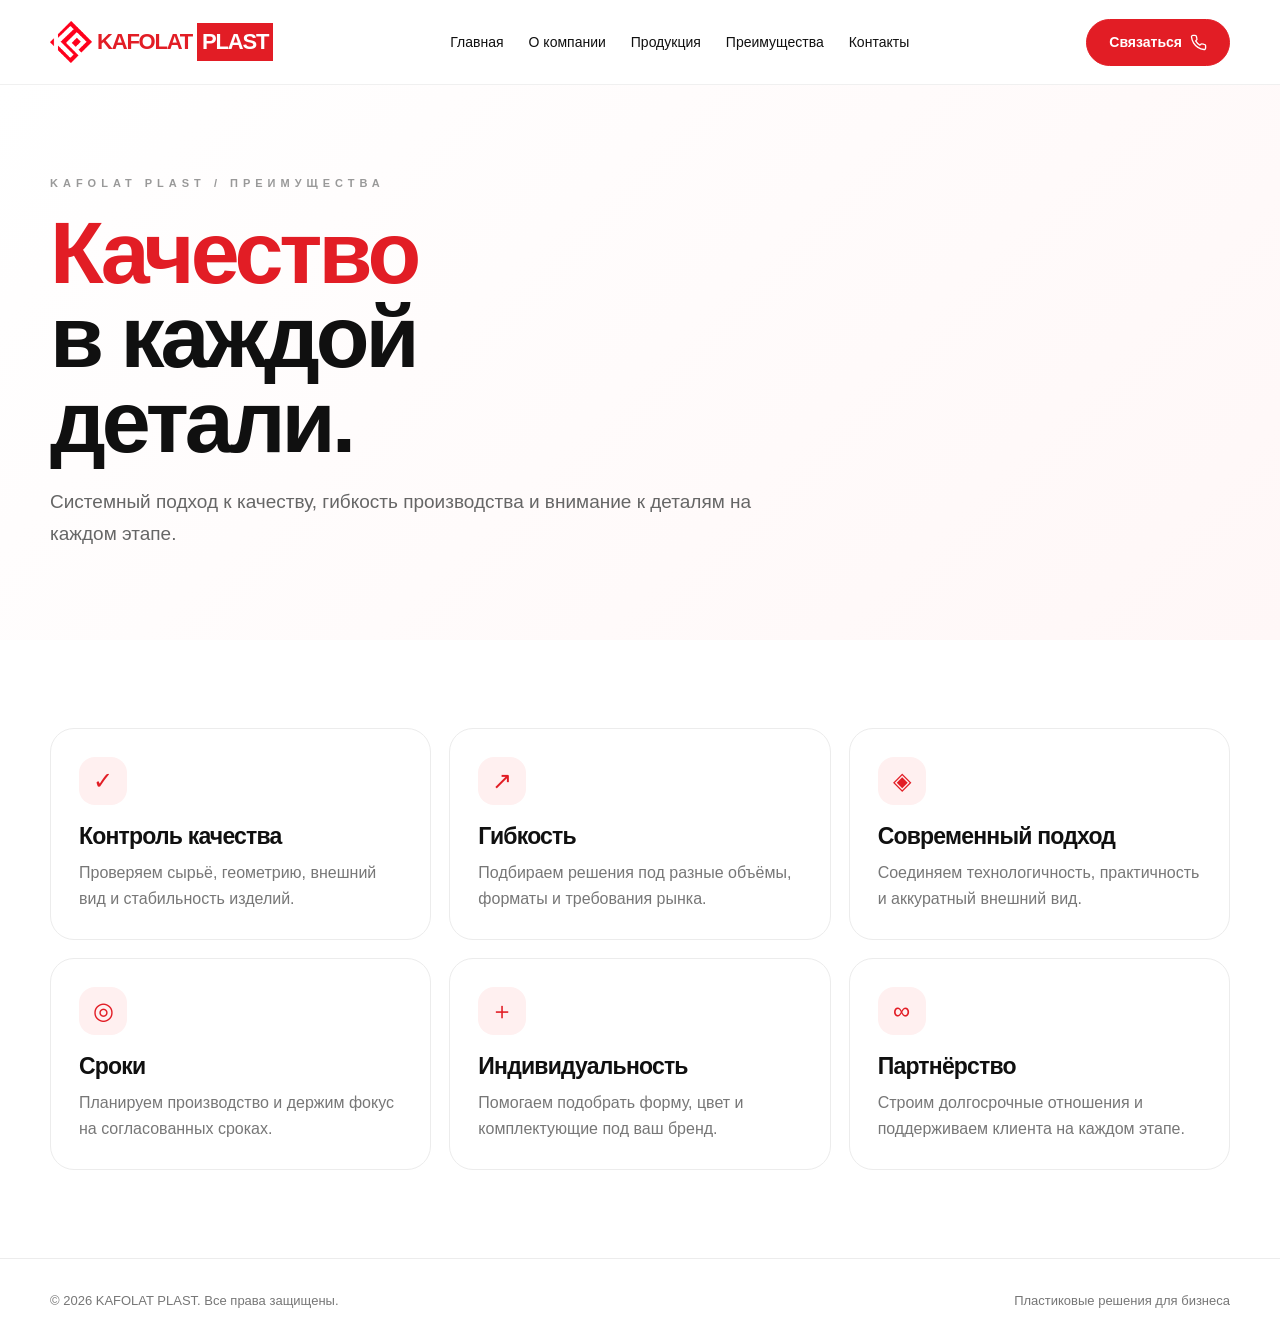
<file: advantages/index.html>
<!doctype html><html lang="ru"><head><meta charset="utf-8"><meta name="viewport" content="width=device-width,initial-scale=1"><title>Преимущества — KAFOLAT PLAST</title><link rel="stylesheet" href="../shared.css?v=3">
</head><body><header class="site-header"><div class="container nav">
<a class="brand" href="../"><img src="../assets/logo.png" alt="KAFOLAT PLAST"><span class="brand-kafolat">KAFOLAT</span><span class="brand-plast">PLAST</span></a>
<nav class="navlinks">
<a href="../" data-ru="Главная" data-uz="Bosh sahifa" data-en="Home">Главная</a>
<a href="../about/" data-ru="О компании" data-uz="Kompaniya haqida" data-en="About us">О компании</a>
<a href="../productions/" data-ru="Продукция" data-uz="Mahsulotlar" data-en="Products">Продукция</a>
<a href="../advantages/" data-ru="Преимущества" data-uz="Afzalliklar" data-en="Advantages">Преимущества</a>
<a href="../contacts/" data-ru="Контакты" data-uz="Aloqa" data-en="Contacts">Контакты</a>
</nav><div class="actions"><a class="btn primary contact-btn" href="../contacts/" data-title-ru="Связаться" data-title-uz="Bog‘lanish" data-title-en="Contact us" title="Связаться"><span class="contact-label" data-ru="Связаться" data-uz="Bog‘lanish" data-en="Contact us">Связаться</span><svg class="contact-icon" viewBox="0 0 24 24" aria-hidden="true"><path d="M22 16.92v3a2 2 0 0 1-2.18 2 19.8 19.8 0 0 1-8.63-3.07 19.5 19.5 0 0 1-6-6A19.8 19.8 0 0 1 2.12 4.2 2 2 0 0 1 4.11 2h3a2 2 0 0 1 2 1.72c.12.9.33 1.78.62 2.63a2 2 0 0 1-.45 2.11L8 9.73a16 16 0 0 0 6 6l1.27-1.27a2 2 0 0 1 2.11-.45c.85.29 1.73.5 2.63.62A2 2 0 0 1 22 16.92Z"></path></svg></a>
<button class="menu" id="menuToggle" type="button" aria-label="Menu" aria-expanded="false"><svg viewBox="0 0 24 24" aria-hidden="true"><path d="M4 6h16M4 12h16M4 18h16"></path></svg></button></div></div>
<nav class="mobile-nav" id="mobileNav"><a href="../" data-ru="Главная" data-uz="Bosh sahifa" data-en="Home">Главная</a><a href="../about/" data-ru="О компании" data-uz="Kompaniya haqida" data-en="About us">О компании</a><a href="../productions/" data-ru="Продукция" data-uz="Mahsulotlar" data-en="Products">Продукция</a><a href="../advantages/" data-ru="Преимущества" data-uz="Afzalliklar" data-en="Advantages">Преимущества</a><a href="../contacts/" data-ru="Контакты" data-uz="Aloqa" data-en="Contacts">Контакты</a></nav>
</header><main><section class="page-hero"><div class="container"><div class="eyebrow" data-ru="KAFOLAT PLAST / ПРЕИМУЩЕСТВА" data-uz="KAFOLAT PLAST / AFZALLIKLAR" data-en="KAFOLAT PLAST / ADVANTAGES">KAFOLAT PLAST / ПРЕИМУЩЕСТВА</div><h1 data-i18n-html data-ru-html="<span>Качество</span><br>в каждой<br>детали." data-uz-html="<span>Sifat</span><br>har bir<br>detalda." data-en-html="<span>Quality</span><br>in every<br>detail."><span>Качество</span><br>в каждой<br>детали.</h1><p data-ru="Системный подход к качеству, гибкость производства и внимание к деталям на каждом этапе." data-uz="Sifatga tizimli yondashuv, moslashuvchan ishlab chiqarish va har bir bosqichda tafsilotlarga e’tibor." data-en="A systematic approach to quality, flexible production and attention to detail at every stage.">Системный подход к качеству, гибкость производства и внимание к деталям на каждом этапе.</p></div></section><section class="section"><div class="container"><div class="grid">
<div class="card"><div class="iconbox">✓</div><h3 data-ru="Контроль качества" data-uz="Sifat nazorati" data-en="Quality control">Контроль качества</h3><p data-ru="Проверяем сырьё, геометрию, внешний вид и стабильность изделий." data-uz="Xomashyo, geometriya, tashqi ko‘rinish va mahsulot barqarorligini tekshiramiz." data-en="We check raw materials, geometry, appearance and product consistency.">Проверяем сырьё, геометрию, внешний вид и стабильность изделий.</p></div>
<div class="card"><div class="iconbox">↗</div><h3 data-ru="Гибкость" data-uz="Moslashuvchanlik" data-en="Flexibility">Гибкость</h3><p data-ru="Подбираем решения под разные объёмы, форматы и требования рынка." data-uz="Turli hajm, format va bozor talablariga mos yechimlarni tanlaymiz." data-en="We tailor solutions to different volumes, formats and market requirements.">Подбираем решения под разные объёмы, форматы и требования рынка.</p></div>
<div class="card"><div class="iconbox">◈</div><h3 data-ru="Современный подход" data-uz="Zamonaviy yondashuv" data-en="Modern approach">Современный подход</h3><p data-ru="Соединяем технологичность, практичность и аккуратный внешний вид." data-uz="Texnologiya, amaliylik va chiroyli tashqi ko‘rinishni birlashtiramiz." data-en="We combine technology, practicality and a clean appearance.">Соединяем технологичность, практичность и аккуратный внешний вид.</p></div>
<div class="card"><div class="iconbox">◎</div><h3 data-ru="Сроки" data-uz="Muddatlar" data-en="Timelines">Сроки</h3><p data-ru="Планируем производство и держим фокус на согласованных сроках." data-uz="Ishlab chiqarishni rejalashtirib, kelishilgan muddatlarga amal qilamiz." data-en="We plan production and stay focused on agreed deadlines.">Планируем производство и держим фокус на согласованных сроках.</p></div>
<div class="card"><div class="iconbox">＋</div><h3 data-ru="Индивидуальность" data-uz="Individuallik" data-en="Customization">Индивидуальность</h3><p data-ru="Помогаем подобрать форму, цвет и комплектующие под ваш бренд." data-uz="Brendingiz uchun shakl, rang va butlovchi qismlarni tanlashga yordam beramiz." data-en="We help select shapes, colors and components for your brand.">Помогаем подобрать форму, цвет и комплектующие под ваш бренд.</p></div>
<div class="card"><div class="iconbox">∞</div><h3 data-ru="Партнёрство" data-uz="Hamkorlik" data-en="Partnership">Партнёрство</h3><p data-ru="Строим долгосрочные отношения и поддерживаем клиента на каждом этапе." data-uz="Uzoq muddatli munosabatlar o‘rnatib, mijozni har bir bosqichda qo‘llab-quvvatlaymiz." data-en="We build long-term relationships and support clients at every stage.">Строим долгосрочные отношения и поддерживаем клиента на каждом этапе.</p></div>
</div></div></section></main><footer class="footer"><div class="container footerrow"><span data-ru="© 2026 KAFOLAT PLAST. Все права защищены." data-uz="© 2026 KAFOLAT PLAST. Barcha huquqlar himoyalangan." data-en="© 2026 KAFOLAT PLAST. All rights reserved.">© 2026 KAFOLAT PLAST. Все права защищены.</span><span data-ru="Пластиковые решения для бизнеса" data-uz="Biznes uchun plastik yechimlar" data-en="Plastic solutions for business">Пластиковые решения для бизнеса</span></div></footer><script>(function(){const menu=document.getElementById("menuToggle"),mobile=document.getElementById("mobileNav");let lang=localStorage.getItem("kafolat-lang")||"ru";document.documentElement.lang=lang;document.querySelectorAll("[data-ru]").forEach(e=>e.textContent=e.dataset[lang]||e.dataset.ru);document.querySelectorAll("[data-i18n-html]").forEach(e=>{let v=e.getAttribute("data-"+lang+"-html");if(v!==null)e.innerHTML=v;});document.querySelectorAll("[data-i18n-title]").forEach(e=>{let v=e.getAttribute("data-title-"+lang);if(v)e.textContent=v;});if(menu&&mobile)menu.addEventListener("click",()=>{let o=mobile.classList.toggle("open");menu.setAttribute("aria-expanded",String(o));});})();</script></body></html>
</file>
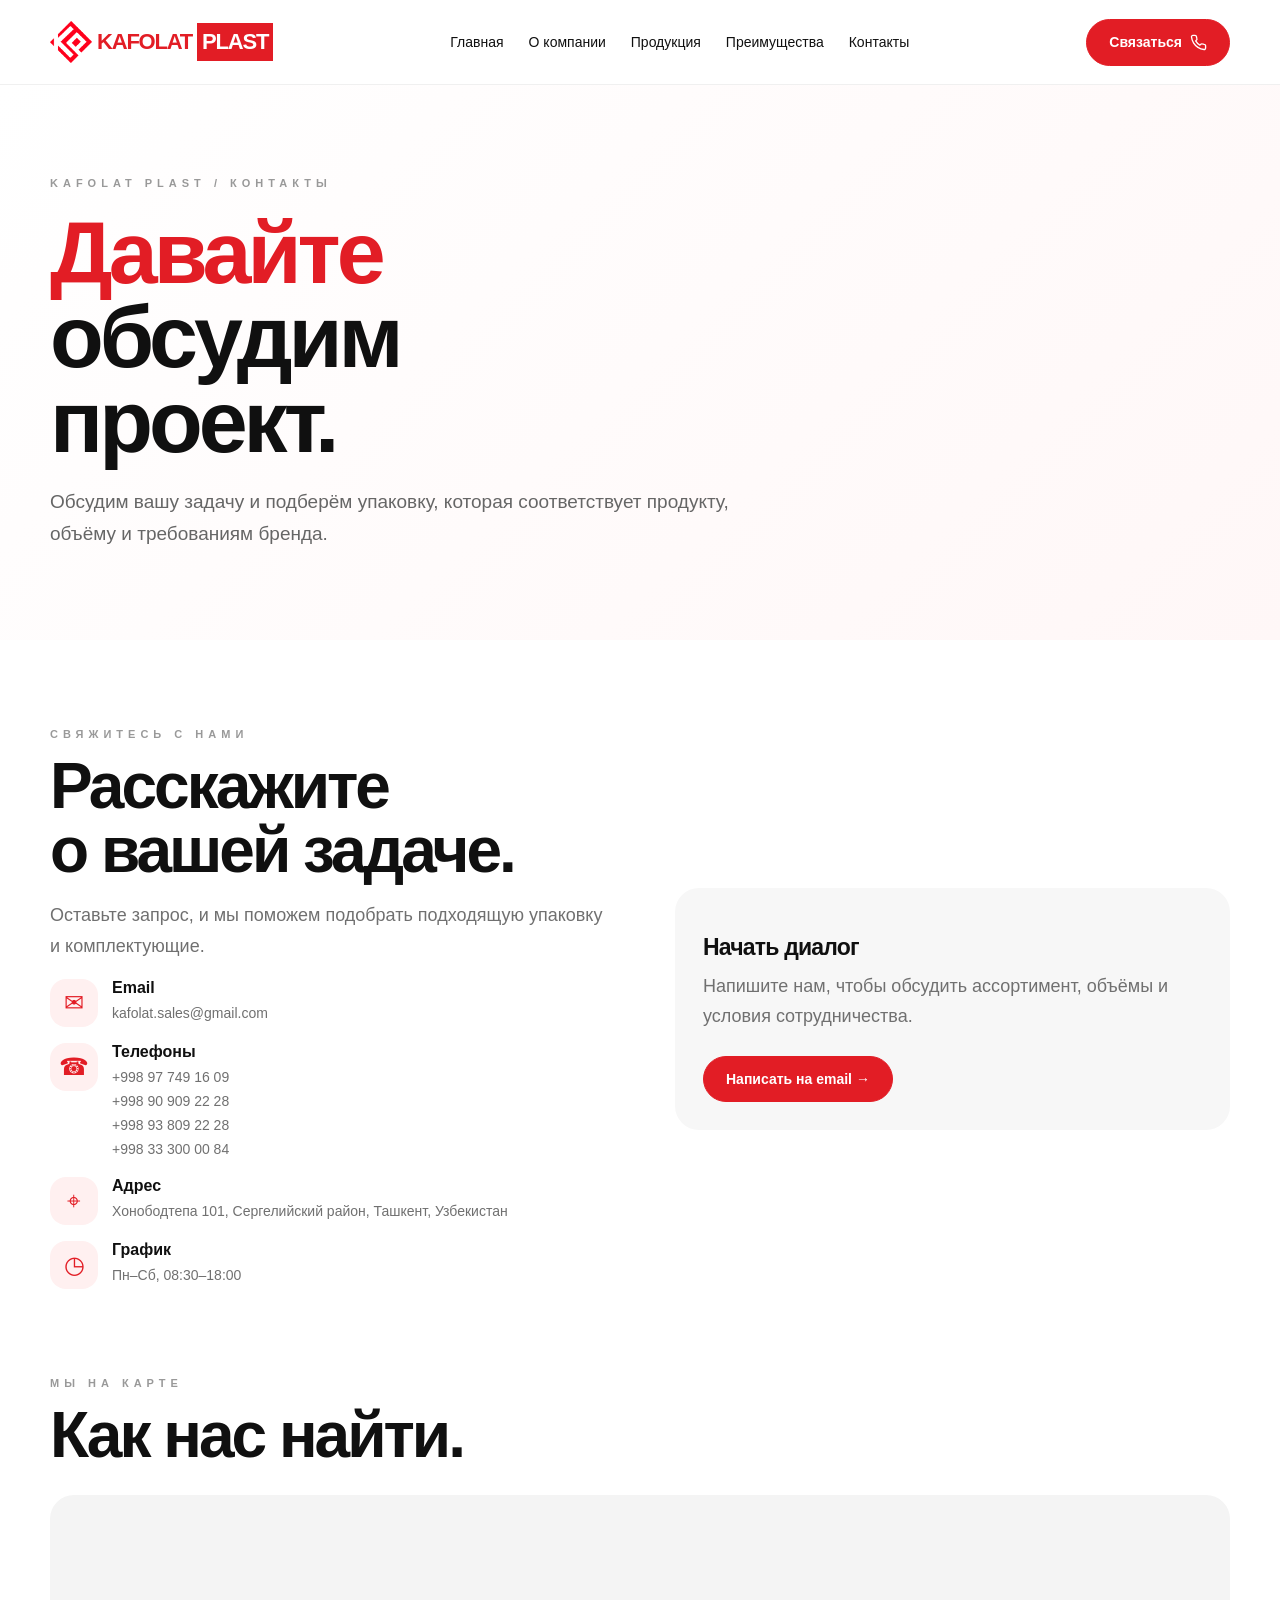
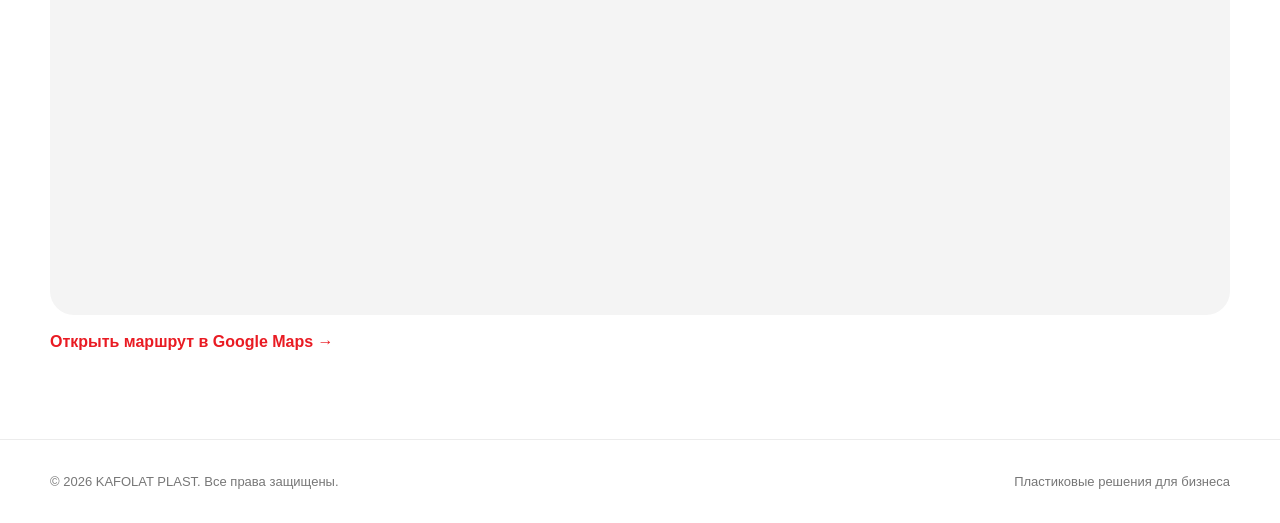
<file: contacts/index.html>
<!doctype html><html lang="ru"><head><meta charset="utf-8"><meta name="viewport" content="width=device-width,initial-scale=1"><title>Контакты — KAFOLAT PLAST</title><link rel="stylesheet" href="../shared.css?v=3">
<style>.contact-map-section{padding-top:0}.map-wrap{width:100%;height:420px;border-radius:24px;overflow:hidden;background:#f4f4f4;margin-top:28px}.map-wrap iframe{width:100%;height:100%;border:0}.map-link{display:inline-block;margin-top:18px;color:#e91b23;font-weight:700;text-decoration:none}.check a{color:inherit;text-decoration:none}.check a:hover{text-decoration:underline}@media(max-width:700px){.map-wrap{height:320px;border-radius:18px}}</style></head><body><header class="site-header"><div class="container nav">
<a class="brand" href="../"><img src="../assets/logo.png" alt="KAFOLAT PLAST"><span class="brand-kafolat">KAFOLAT</span><span class="brand-plast">PLAST</span></a>
<nav class="navlinks">
<a href="../" data-ru="Главная" data-uz="Bosh sahifa" data-en="Home">Главная</a>
<a href="../about/" data-ru="О компании" data-uz="Kompaniya haqida" data-en="About us">О компании</a>
<a href="../productions/" data-ru="Продукция" data-uz="Mahsulotlar" data-en="Products">Продукция</a>
<a href="../advantages/" data-ru="Преимущества" data-uz="Afzalliklar" data-en="Advantages">Преимущества</a>
<a href="../contacts/" data-ru="Контакты" data-uz="Aloqa" data-en="Contacts">Контакты</a>
</nav><div class="actions"><a class="btn primary contact-btn" href="../contacts/" data-title-ru="Связаться" data-title-uz="Bog‘lanish" data-title-en="Contact us" title="Связаться"><span class="contact-label" data-ru="Связаться" data-uz="Bog‘lanish" data-en="Contact us">Связаться</span><svg class="contact-icon" viewBox="0 0 24 24" aria-hidden="true"><path d="M22 16.92v3a2 2 0 0 1-2.18 2 19.8 19.8 0 0 1-8.63-3.07 19.5 19.5 0 0 1-6-6A19.8 19.8 0 0 1 2.12 4.2 2 2 0 0 1 4.11 2h3a2 2 0 0 1 2 1.72c.12.9.33 1.78.62 2.63a2 2 0 0 1-.45 2.11L8 9.73a16 16 0 0 0 6 6l1.27-1.27a2 2 0 0 1 2.11-.45c.85.29 1.73.5 2.63.62A2 2 0 0 1 22 16.92Z"></path></svg></a>
<button class="menu" id="menuToggle" type="button" aria-label="Menu" aria-expanded="false"><svg viewBox="0 0 24 24" aria-hidden="true"><path d="M4 6h16M4 12h16M4 18h16"></path></svg></button></div></div>
<nav class="mobile-nav" id="mobileNav"><a href="../" data-ru="Главная" data-uz="Bosh sahifa" data-en="Home">Главная</a><a href="../about/" data-ru="О компании" data-uz="Kompaniya haqida" data-en="About us">О компании</a><a href="../productions/" data-ru="Продукция" data-uz="Mahsulotlar" data-en="Products">Продукция</a><a href="../advantages/" data-ru="Преимущества" data-uz="Afzalliklar" data-en="Advantages">Преимущества</a><a href="../contacts/" data-ru="Контакты" data-uz="Aloqa" data-en="Contacts">Контакты</a></nav>
</header><main><section class="page-hero"><div class="container"><div class="eyebrow" data-ru="KAFOLAT PLAST / КОНТАКТЫ" data-uz="KAFOLAT PLAST / ALOQA" data-en="KAFOLAT PLAST / CONTACTS">KAFOLAT PLAST / КОНТАКТЫ</div><h1 data-i18n-html data-ru-html="<span>Давайте</span><br>обсудим<br>проект." data-uz-html="<span>Keling</span><br>loyihani<br>muhokama qilaylik." data-en-html="<span>Let’s</span><br>discuss<br>your project."><span>Давайте</span><br>обсудим<br>проект.</h1><p data-ru="Обсудим вашу задачу и подберём упаковку, которая соответствует продукту, объёму и требованиям бренда." data-uz="Vazifangizni muhokama qilamiz va mahsulotingiz, hajmingiz hamda brendingiz talablariga mos qadoqni tanlaymiz." data-en="Let’s discuss your needs and find packaging that fits your product, volume and brand requirements.">Обсудим вашу задачу и подберём упаковку, которая соответствует продукту, объёму и требованиям бренда.</p></div></section><section class="section"><div class="container split"><div><div class="eyebrow" data-ru="СВЯЖИТЕСЬ С НАМИ" data-uz="BIZ BILAN BOG‘LANING" data-en="CONTACT US">СВЯЖИТЕСЬ С НАМИ</div><h2 data-i18n-html data-ru-html="Расскажите<br>о вашей задаче." data-uz-html="Vazifangiz<br>haqida ayting." data-en-html="Tell us<br>about your needs.">Расскажите<br>о вашей задаче.</h2><p data-ru="Оставьте запрос, и мы поможем подобрать подходящую упаковку и комплектующие." data-uz="So‘rov qoldiring, biz mos qadoq va butlovchi qismlarni tanlashga yordam beramiz." data-en="Send an inquiry and we will help you choose suitable packaging and components.">Оставьте запрос, и мы поможем подобрать подходящую упаковку и комплектующие.</p><div class="checklist"><div class="check"><div class="iconbox">✉</div><div><b data-ru="Email" data-uz="Email" data-en="Email">Email</b><p><a href="mailto:kafolat.sales@gmail.com">kafolat.sales@gmail.com</a></p></div></div><div class="check"><div class="iconbox">☎</div><div><b data-ru="Телефоны" data-uz="Telefonlar" data-en="Phone numbers">Телефоны</b><p><a href="tel:+998977491609">+998 97 749 16 09</a><br><a href="tel:+998909092228">+998 90 909 22 28</a><br><a href="tel:+998938092228">+998 93 809 22 28</a><br><a href="tel:+998333000084">+998 33 300 00 84</a></p></div></div><div class="check"><div class="iconbox">⌖</div><div><b data-ru="Адрес" data-uz="Manzil" data-en="Address">Адрес</b><p data-ru="Хонободтепа 101, Сергелийский район, Ташкент, Узбекистан" data-uz="Xonobodtepa 101, Sergeli tumani, Toshkent, O‘zbekiston" data-en="101 Khonobodtepa, Sergeli District, Tashkent, Uzbekistan">Хонободтепа 101, Сергелийский район, Ташкент, Узбекистан</p></div></div><div class="check"><div class="iconbox">◷</div><div><b data-ru="График" data-uz="Ish vaqti" data-en="Working hours">График</b><p data-ru="Пн–Сб, 08:30–18:00" data-uz="Du–Sh, 08:30–18:00" data-en="Mon–Sat, 08:30–18:00">Пн–Сб, 08:30–18:00</p></div></div></div></div><div class="card soft"><h3 data-ru="Начать диалог" data-uz="Suhbatni boshlash" data-en="Start a conversation">Начать диалог</h3><p style="margin-bottom:24px" data-ru="Напишите нам, чтобы обсудить ассортимент, объёмы и условия сотрудничества." data-uz="Assortiment, hajm va hamkorlik shartlarini muhokama qilish uchun bizga yozing." data-en="Write to us to discuss the range, volumes and cooperation terms.">Напишите нам, чтобы обсудить ассортимент, объёмы и условия сотрудничества.</p><a class="btn primary" href="mailto:kafolat.sales@gmail.com" data-ru="Написать на email →" data-uz="Email orqali yozish →" data-en="Write by email →">Написать на email →</a></div></div></section><section class="section contact-map-section"><div class="container"><div class="eyebrow" data-ru="МЫ НА КАРТЕ" data-uz="BIZ XARITADA" data-en="FIND US ON THE MAP">МЫ НА КАРТЕ</div><h2 data-i18n-html data-ru-html="Как нас найти." data-uz-html="Bizni qanday topish mumkin." data-en-html="How to find us.">Как нас найти.</h2><div class="map-wrap"><iframe title="KAFOLAT PLAST — Хонободтепа 101" src="https://www.google.com/maps?q=41.2156522,69.2727429&z=17&output=embed" loading="lazy" referrerpolicy="no-referrer-when-downgrade"></iframe></div><a class="map-link" href="https://maps.app.goo.gl/a7sN5PJKSGVYU6H76" target="_blank" rel="noopener" data-ru="Открыть маршрут в Google Maps →" data-uz="Google Maps’da yo‘lni ochish →" data-en="Open directions in Google Maps →">Открыть маршрут в Google Maps →</a></div></section></main><footer class="footer"><div class="container footerrow"><span data-ru="© 2026 KAFOLAT PLAST. Все права защищены." data-uz="© 2026 KAFOLAT PLAST. Barcha huquqlar himoyalangan." data-en="© 2026 KAFOLAT PLAST. All rights reserved.">© 2026 KAFOLAT PLAST. Все права защищены.</span><span data-ru="Пластиковые решения для бизнеса" data-uz="Biznes uchun plastik yechimlar" data-en="Plastic solutions for business">Пластиковые решения для бизнеса</span></div></footer><script>(function(){const menu=document.getElementById("menuToggle"),mobile=document.getElementById("mobileNav");let lang=localStorage.getItem("kafolat-lang")||"ru";document.documentElement.lang=lang;document.querySelectorAll("[data-ru]").forEach(e=>e.textContent=e.dataset[lang]||e.dataset.ru);document.querySelectorAll("[data-i18n-html]").forEach(e=>{let v=e.getAttribute("data-"+lang+"-html");if(v!==null)e.innerHTML=v;});document.querySelectorAll("[data-i18n-title]").forEach(e=>{let v=e.getAttribute("data-title-"+lang);if(v)e.textContent=v;});if(menu&&mobile)menu.addEventListener("click",()=>{let o=mobile.classList.toggle("open");menu.setAttribute("aria-expanded",String(o));});})();</script></body></html>
</file>
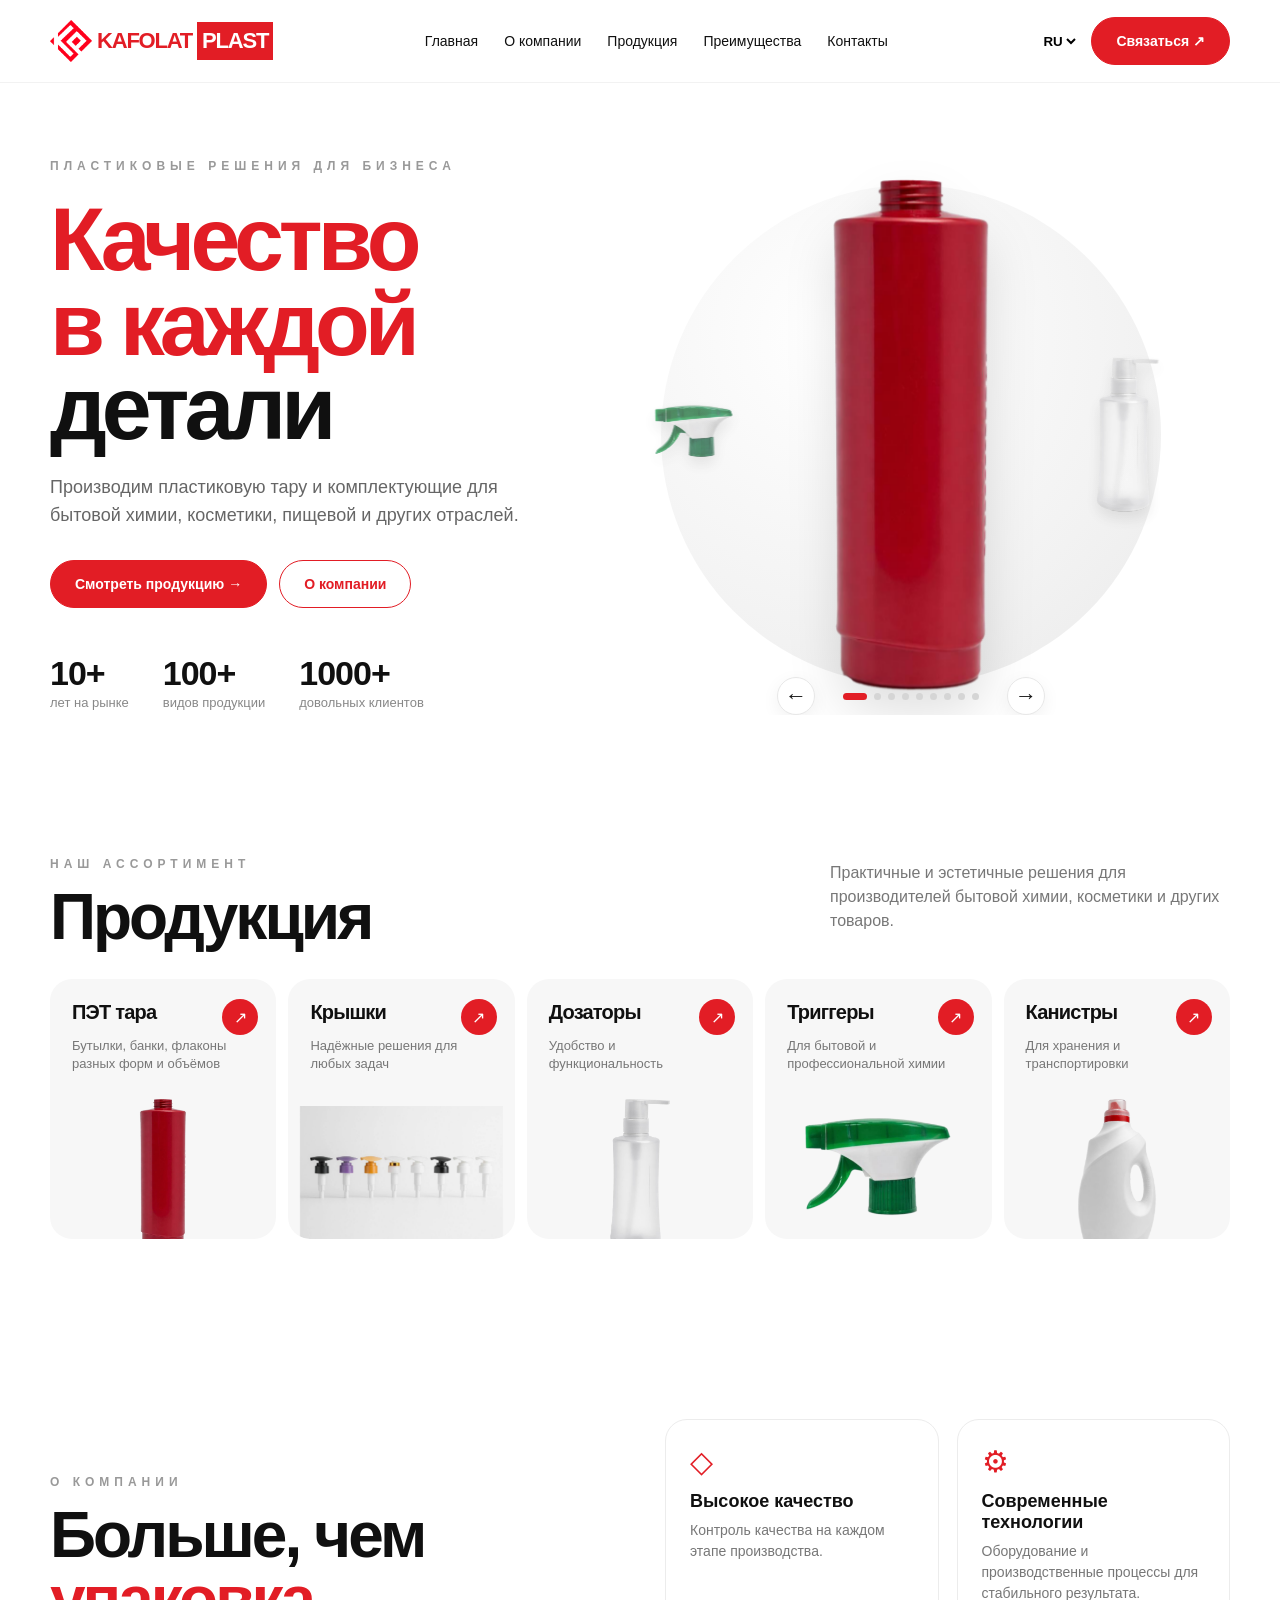
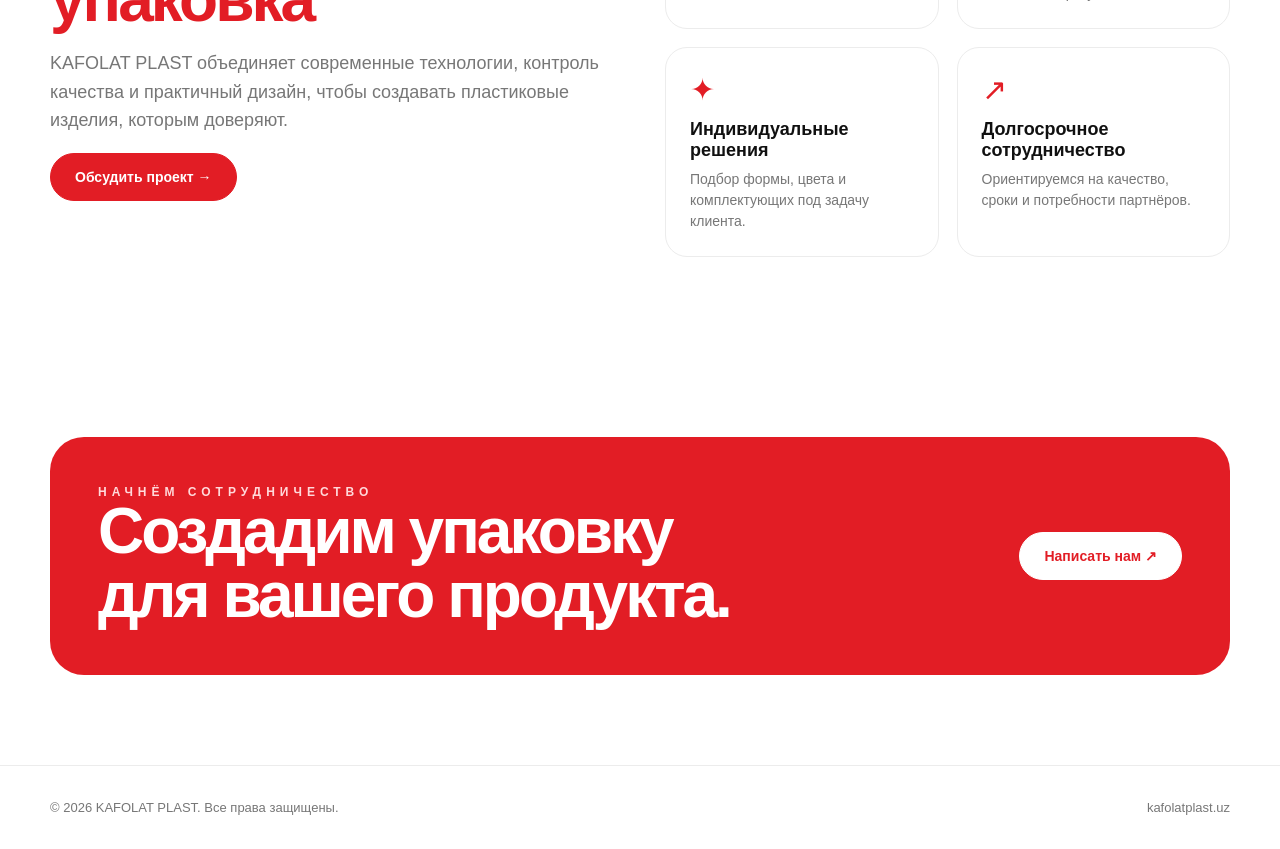
<file: smoothfix/index.html>
<!DOCTYPE html>
<html lang="ru">
<head>
  <meta charset="UTF-8" />
  <meta name="viewport" content="width=device-width, initial-scale=1.0" />
  <title id="pageTitle">KAFOLAT PLAST — Пластиковые решения</title>
  <meta name="description" id="pageDescription" content="KAFOLAT PLAST — пластиковая тара, дозаторы, триггеры, крышки и канистры." />
  <style>
    :root {
      --red:#e21d25;
      --red-dark:#b91018;
      --ink:#101010;
      --muted:#777;
      --line:#ececec;
      --soft:#f7f7f7;
      --radius:28px;
    }
    * { box-sizing:border-box; }
    html { scroll-behavior:smooth; }
    body {
      margin:0; font-family:Inter,Arial,Helvetica,sans-serif;
      color:var(--ink); background:#fff; overflow-x:hidden;
    }
    a { color:inherit; text-decoration:none; }
    .container { width:min(1180px, calc(100% - 40px)); margin:auto; }
    header {
      position:sticky; top:0; z-index:20; background:rgba(255,255,255,.9);
      backdrop-filter:blur(18px); border-bottom:1px solid rgba(0,0,0,.05);
    }
    .nav { height:82px; display:flex; align-items:center; justify-content:space-between; gap:24px; }
    .brand { display:inline-flex; align-items:center;  font-weight:900; letter-spacing:-1px; line-height:1; }
    .brand img { display:block; width:42px; height:42px; object-fit:contain; flex:0 0 42px; }
    .brand-kafolat, .brand-plast { display:inline-flex; align-items:center; justify-content:center; font-size:22px; letter-spacing:-1.2px; padding:8px 5px; }
    .brand-kafolat { color:var(--red); }
    .brand-plast { color:#fff; background:var(--red); }
    
    nav { display:flex; gap:26px; font-size:14px; }
    nav a:hover { color:var(--red); }
    .actions { display:flex; align-items:center; gap:12px; }
    .contact-btn { gap:8px; }
    .contact-icon { width:17px; height:17px; fill:none; stroke:currentColor; stroke-width:1.9; stroke-linecap:round; stroke-linejoin:round; flex:0 0 auto; }
    .lang { border:0; background:transparent; font-weight:600; }
    .btn {
      display:inline-flex; align-items:center; justify-content:center; gap:12px;
      border:1px solid var(--red); border-radius:999px; padding:15px 24px;
      font-weight:700; cursor:pointer; transition:.25s; font-size:14px;
    }
    .btn.primary { background:var(--red); color:#fff; }
    .btn.primary:hover { background:var(--red-dark); transform:translateY(-2px); }
    .btn.ghost { background:#fff; color:var(--red); }
    .btn.ghost:hover { background:#fff4f4; }
    .menu { display:none; border:0; background:transparent; font-size:26px; }
    .hero { min-height:650px; display:grid; grid-template-columns: .9fr 1.1fr; align-items:center; gap:20px; padding:72px 0 40px; }
    .eyebrow { color:#999; text-transform:uppercase; letter-spacing:5px; font-size:12px; font-weight:700; }
    h1 { font-size:clamp(48px, 7vw, 94px); line-height:.94; letter-spacing:-5px; margin:24px 0; }
    h1 span, .red { color:var(--red); }
    .lead { max-width:480px; font-size:18px; line-height:1.55; color:#666; }
    .hero-buttons { display:flex; gap:12px; flex-wrap:wrap; margin-top:30px; }
    .stats { display:flex; gap:34px; margin-top:46px; flex-wrap:wrap; }
    .stat strong { display:block; font-size:34px; letter-spacing:-1px; }
    .stat span { color:#888; font-size:13px; }
    .hero-visual { min-height:560px; position:relative; display:flex; align-items:center; justify-content:center; overflow:hidden; }
    .orb { position:absolute; width:500px; height:500px; border-radius:50%; background:radial-gradient(circle at 35% 30%, #fff, #f2f2f2 65%, #eaeaea); }
    .product-carousel { position:relative; width:100%; height:560px; isolation:isolate; perspective:1100px; touch-action:pan-y; user-select:none; cursor:grab; }
    .product-carousel.is-dragging { cursor:grabbing; }
    .carousel-item { position:absolute; left:50%; top:50%; width:290px; height:500px; display:flex; align-items:center; justify-content:center; --base-x:0px; --drag-x:0px; --angle:0deg; --depth:0px; --item-scale:1; --drag-scale:1; --face-scale:1; transform:translate3d(calc(-50% + var(--base-x) + var(--drag-x)), -50%, var(--depth)) rotateY(0deg) scale(calc(var(--item-scale) * var(--drag-scale))); transform-origin:center center; transition:transform 1.55s cubic-bezier(.16,1,.3,1), opacity 1.35s cubic-bezier(.16,1,.3,1), filter 1.35s ease; will-change:transform,opacity; pointer-events:none; backface-visibility:hidden; }
    .carousel-item img { width:100%; height:100%; object-fit:contain; mix-blend-mode:multiply; filter:drop-shadow(0 24px 24px rgba(0,0,0,.12)); transition:filter .8s ease; }
    .carousel-item[data-position="0"] { z-index:10; opacity:1; filter:none; }
    .carousel-item[data-position="-1"], .carousel-item[data-position="1"] { z-index:7; opacity:.72; filter:saturate(.85); }
    .carousel-item[data-position="-2"], .carousel-item[data-position="2"] { z-index:5; opacity:.38; filter:blur(.2px) saturate(.7); }
    .carousel-item[data-position="-3"], .carousel-item[data-position="3"] { z-index:3; opacity:.14; filter:blur(.5px) saturate(.6); }
    .carousel-item.is-hidden { opacity:0; z-index:0; }
    .product-carousel.is-dragging .carousel-item { transition:none !important; }
    .carousel-dots { position:absolute; left:50%; bottom:8px; transform:translateX(-50%); display:flex; gap:7px; z-index:20; }
    .carousel-dots button { width:7px; height:7px; padding:0; border:0; border-radius:50%; background:#d5d5d5; cursor:pointer; transition:.25s; }
    .carousel-dots button.active { width:24px; border-radius:99px; background:var(--red); }
    .carousel-controls { position:absolute; left:50%; bottom:0; transform:translateX(-50%); display:flex; align-items:center; justify-content:center; gap:28px; z-index:25; }
    .carousel-control { width:38px; height:38px; border:1px solid #e7e7e7; border-radius:50%; background:#fff; color:#171717; display:grid; place-items:center; cursor:pointer; font-size:22px; line-height:1; box-shadow:0 5px 18px rgba(0,0,0,.06); transition:transform .2s, background .2s, color .2s, border-color .2s; }
    .carousel-control:hover { transform:translateY(-2px); background:var(--red); color:#fff; border-color:var(--red); }
    .carousel-control:focus-visible { outline:2px solid var(--red); outline-offset:3px; }
    .carousel-dots { position:static; transform:none; }
    .section { padding:90px 0; }
    .section-head { display:flex; justify-content:space-between; align-items:end; gap:24px; margin-bottom:30px; }
    h2 { font-size:clamp(36px,5vw,64px); line-height:1; letter-spacing:-3px; margin:14px 0 0; }
    .section-head p { max-width:400px; color:#777; line-height:1.5; }
    .categories { display:grid; grid-template-columns:repeat(5,1fr); gap:12px; }
    .category { background:var(--soft); border-radius:22px; padding:22px; min-height:260px; position:relative; overflow:hidden; transition:.25s; }
    .category:hover { transform:translateY(-5px); background:#fff3f3; }
    .category h3 { margin:0; font-size:20px; letter-spacing:-.8px; }
    .category p { color:#777; font-size:13px; line-height:1.4; max-width:160px; }
    .category img { position:absolute; width:90%; height:150px; object-fit:contain; bottom:-10px; left:5%; mix-blend-mode:multiply; }
    .circle-arrow { position:absolute; top:20px; right:18px; width:36px; height:36px; border-radius:50%; background:var(--red); color:white; display:grid; place-items:center; }
    .about { display:grid; grid-template-columns:1fr 1fr; gap:50px; align-items:center; }
    .about p { color:#777; font-size:18px; line-height:1.6; }
    .feature-grid { display:grid; grid-template-columns:repeat(2,1fr); gap:18px; }
    .feature { border:1px solid var(--line); border-radius:22px; padding:24px; }
    .feature b { display:block; margin:12px 0 8px; font-size:18px; }
    .feature p { font-size:14px; margin:0; line-height:1.5; color:#777; }
    .icon { color:var(--red); font-size:30px; }
    .contact { background:var(--red); color:white; border-radius:34px; padding:48px; display:flex; justify-content:space-between; align-items:center; gap:24px; }
    .contact h2 { margin:0; max-width:650px; }
    .contact .btn { border-color:white; background:white; color:var(--red); }
    footer { padding:34px 0; border-top:1px solid var(--line); color:#777; font-size:13px; }
    .footer-row { display:flex; justify-content:space-between; gap:20px; flex-wrap:wrap; }
    @media(max-width:600px) { .contact-btn { width:42px; height:42px; padding:0 !important; border-radius:50%; justify-content:center; } .contact-btn .contact-label { display:none; } .contact-btn .contact-icon { width:18px; height:18px; } }
    @media(max-width:980px) {
      nav { display:none; }
      .menu { display:block; }
      .hero { grid-template-columns:1fr; padding-top:45px; }
      .hero-visual { min-height:440px; }
      .categories { grid-template-columns:repeat(2,1fr); }
      .category:last-child { grid-column:span 2; }
      .about { grid-template-columns:1fr; }
    }
    @media(max-width:600px) {
      .container { width:min(100% - 28px,1180px); }
      .nav { height:70px; }
      .brand img { width:34px; height:34px; flex-basis:34px; }
      .brand-kafolat, .brand-plast { font-size:18px; padding:7px 8px; }
      .actions .lang { display:none; }
      h1 { letter-spacing:-3px; }
      .hero-visual { min-height:330px; }
      .product-carousel { height:350px; }
      .carousel-item { width:205px; height:330px; }
      .carousel-controls { gap:14px; }
      .carousel-control { width:32px; height:32px; font-size:18px; }
      .orb { width:300px; height:300px; }
      .stats { gap:20px; }
      .categories { grid-template-columns:1fr; }
      .category:last-child { grid-column:auto; }
      .section { padding:60px 0; }
      .section-head { display:block; }
      .feature-grid { grid-template-columns:1fr; }
      .contact { padding:30px; display:block; }
      .contact .btn { margin-top:24px; }
    }
  </style>
</head>
<body>
<header>
  <div class="container nav">
    <a class="brand" href="#">
      <img src="assets/logo.png" alt="Kafolat Plast логотип" />
      <span class="brand-kafolat">KAFOLAT</span><span class="brand-plast">PLAST</span>
    </a>
    <nav>
      <a href="#home" data-i18n="navHome">Главная</a><a href="#about" data-i18n="navAbout">О компании</a><a href="#products" data-i18n="navProducts">Продукция</a>
      <a href="#advantages" data-i18n="navAdvantages">Преимущества</a><a href="#contacts" data-i18n="navContacts">Контакты</a>
    </nav>
    <div class="actions"><select class="lang" id="languageSelect" aria-label="Language"><option value="ru">RU</option><option value="uz">UZ</option><option value="en">EN</option></select><a class="btn primary contact-btn" href="#contacts" data-i18n="contactBtn" title="Связаться"><span class="contact-label" data-i18n="contactBtn">Связаться</span><svg class="contact-icon" viewBox="0 0 24 24" aria-hidden="true"><path d="M22 16.92v3a2 2 0 0 1-2.18 2 19.8 19.8 0 0 1-8.63-3.07 19.5 19.5 0 0 1-6-6A19.8 19.8 0 0 1 2.12 4.2 2 2 0 0 1 4.11 2h3a2 2 0 0 1 2 1.72c.12.9.33 1.78.62 2.63a2 2 0 0 1-.45 2.11L8 9.73a16 16 0 0 0 6 6l1.27-1.27a2 2 0 0 1 2.11-.45c.85.29 1.73.5 2.63.62A2 2 0 0 1 22 16.92Z"></path></svg></a><button class="menu" onclick="alert('Откройте меню через разделы страницы')">☰</button></div>
  </div>
</header>

<main>
<section class="container hero" id="home">
  <div>
    <div class="eyebrow" data-i18n="eyebrow">Пластиковые решения для бизнеса</div>
    <h1><span data-i18n="h1a">Качество</span><br><span data-i18n="h1b">в каждой</span><br><span data-i18n="h1c" style="color:var(--ink)">детали</span></h1>
    <p class="lead" data-i18n="lead">Производим пластиковую тару и комплектующие для бытовой химии, косметики, пищевой и других отраслей.</p>
    <div class="hero-buttons"><a class="btn primary" href="#products" data-i18n="viewProducts">Смотреть продукцию →</a><a class="btn ghost" href="#about" data-i18n="aboutBtn">О компании</a></div>
    <div class="stats">
      <div class="stat"><strong>10+</strong><span data-i18n="years">лет на рынке</span></div>
      <div class="stat"><strong>100+</strong><span data-i18n="types">видов продукции</span></div>
      <div class="stat"><strong>1000+</strong><span data-i18n="clients">довольных клиентов</span></div>
    </div>
  </div>
  <div class="hero-visual">
    <div class="orb"></div>
    <div class="product-carousel" id="productCarousel" aria-label="Карусель продукции">
      <div class="carousel-item"><img src="assets/red-bottle.png" alt="Красная пластиковая бутылка"></div>
      <div class="carousel-item"><img src="assets/dispenser.png" alt="Пластиковый флакон с дозатором"></div>
      <div class="carousel-item"><img src="assets/canister.png" alt="Пластиковая канистра"></div>
      <div class="carousel-item"><img src="assets/triggers.png" alt="Триггерные распылители"></div>
      <div class="carousel-item"><img src="assets/pump-line.jpeg" alt="Пластиковый насос"></div>
      <div class="carousel-item"><img src="assets/red-bottle.png" alt="Пластиковая тара"></div>
      <div class="carousel-item"><img src="assets/dispenser.png" alt="Флакон с дозатором"></div>
      <div class="carousel-item"><img src="assets/canister.png" alt="Канистра"></div>
      <div class="carousel-item"><img src="assets/triggers.png" alt="Распылители"></div>
      <div class="carousel-controls" aria-label="Управление каруселью">
        <button class="carousel-control" id="carouselPrev" type="button" aria-label="Предыдущее изделие">&#8592;</button>
        <div class="carousel-dots" id="carouselDots" aria-label="Выбор изделия"></div>
        <button class="carousel-control" id="carouselNext" type="button" aria-label="Следующее изделие">&#8594;</button>
      </div>
    </div>
  </div>
</section>

<section class="section" id="products">
  <div class="container">
    <div class="section-head">
      <div><div class="eyebrow" data-i18n="assortment">Наш ассортимент</div><h2 data-i18n="productsTitle">Продукция</h2></div>
      <p data-i18n="productsLead">Практичные и эстетичные решения для производителей бытовой химии, косметики и других товаров.</p>
    </div>
    <div class="categories">
      <a class="category" href="#contacts"><h3 data-i18n="catPet">ПЭТ тара</h3><p data-i18n="catPetDesc">Бутылки, банки, флаконы разных форм и объёмов</p><span class="circle-arrow">↗</span><img src="assets/red-bottle.png" alt=""></a>
      <a class="category" href="#contacts"><h3 data-i18n="catCaps">Крышки</h3><p data-i18n="catCapsDesc">Надёжные решения для любых задач</p><span class="circle-arrow">↗</span><img src="assets/pump-line.jpeg" alt=""></a>
      <a class="category" href="#contacts"><h3 data-i18n="catPumps">Дозаторы</h3><p data-i18n="catPumpsDesc">Удобство и функциональность</p><span class="circle-arrow">↗</span><img src="assets/dispenser.png" alt=""></a>
      <a class="category" href="#contacts"><h3 data-i18n="catTriggers">Триггеры</h3><p data-i18n="catTriggersDesc">Для бытовой и профессиональной химии</p><span class="circle-arrow">↗</span><img src="assets/triggers.png" alt=""></a>
      <a class="category" href="#contacts"><h3 data-i18n="catCanisters">Канистры</h3><p data-i18n="catCanistersDesc">Для хранения и транспортировки</p><span class="circle-arrow">↗</span><img src="assets/canister.png" alt=""></a>
    </div>
  </div>
</section>

<section class="section" id="about">
  <div class="container about">
    <div>
      <div class="eyebrow" data-i18n="aboutEyebrow">О компании</div>
      <h2><span data-i18n="moreThan">Больше, чем</span><br><span class="red" data-i18n="packaging">упаковка</span></h2>
      <p data-i18n="aboutText">KAFOLAT PLAST объединяет современные технологии, контроль качества и практичный дизайн, чтобы создавать пластиковые изделия, которым доверяют.</p>
      <a class="btn primary" href="#contacts" data-i18n="discuss">Обсудить проект →</a>
    </div>
    <div class="feature-grid" id="advantages">
      <div class="feature"><div class="icon">◇</div><b data-i18n="feature1">Высокое качество</b><p data-i18n="feature1d">Контроль качества на каждом этапе производства.</p></div>
      <div class="feature"><div class="icon">⚙</div><b data-i18n="feature2">Современные технологии</b><p data-i18n="feature2d">Оборудование и производственные процессы для стабильного результата.</p></div>
      <div class="feature"><div class="icon">✦</div><b data-i18n="feature3">Индивидуальные решения</b><p data-i18n="feature3d">Подбор формы, цвета и комплектующих под задачу клиента.</p></div>
      <div class="feature"><div class="icon">↗</div><b data-i18n="feature4">Долгосрочное сотрудничество</b><p data-i18n="feature4d">Ориентируемся на качество, сроки и потребности партнёров.</p></div>
    </div>
  </div>
</section>

<section class="container section" id="contacts">
  <div class="contact">
    <div><div class="eyebrow" style="color:#ffd9da" data-i18n="contactEyebrow">Начнём сотрудничество</div><h2><span data-i18n="contactTitle1">Создадим упаковку</span><br><span data-i18n="contactTitle2">для вашего продукта.</span></h2></div>
    <a class="btn" href="mailto:info@kafolatplast.uz" data-i18n="writeUs">Написать нам ↗</a>
  </div>
</section>
</main>

<footer>
  <div class="container footer-row"><span data-i18n="copyright">© 2026 KAFOLAT PLAST. Все права защищены.</span><span>kafolatplast.uz</span></div>
</footer>

<script>
(() => {
  const translations = {
    ru: {navHome:'Главная',navAbout:'О компании',navProducts:'Продукция',navAdvantages:'Преимущества',navContacts:'Контакты',contactBtn:'Связаться ↗',eyebrow:'Пластиковые решения для бизнеса',h1a:'Качество',h1b:'в каждой',h1c:'детали',lead:'Производим пластиковую тару и комплектующие для бытовой химии, косметики, пищевой и других отраслей.',viewProducts:'Смотреть продукцию →',aboutBtn:'О компании',years:'лет на рынке',types:'видов продукции',clients:'довольных клиентов',assortment:'Наш ассортимент',productsTitle:'Продукция',productsLead:'Практичные и эстетичные решения для производителей бытовой химии, косметики и других товаров.',catPet:'ПЭТ тара',catPetDesc:'Бутылки, банки, флаконы разных форм и объёмов',catCaps:'Крышки',catCapsDesc:'Надёжные решения для любых задач',catPumps:'Дозаторы',catPumpsDesc:'Удобство и функциональность',catTriggers:'Триггеры',catTriggersDesc:'Для бытовой и профессиональной химии',catCanisters:'Канистры',catCanistersDesc:'Для хранения и транспортировки',aboutEyebrow:'О компании',moreThan:'Больше, чем',packaging:'упаковка',aboutText:'KAFOLAT PLAST объединяет современные технологии, контроль качества и практичный дизайн, чтобы создавать пластиковые изделия, которым доверяют.',discuss:'Обсудить проект →',feature1:'Высокое качество',feature1d:'Контроль качества на каждом этапе производства.',feature2:'Современные технологии',feature2d:'Оборудование и производственные процессы для стабильного результата.',feature3:'Индивидуальные решения',feature3d:'Подбор формы, цвета и комплектующих под задачу клиента.',feature4:'Долгосрочное сотрудничество',feature4d:'Ориентируемся на качество, сроки и потребности партнёров.',contactEyebrow:'Начнём сотрудничество',contactTitle1:'Создадим упаковку',contactTitle2:'для вашего продукта.',writeUs:'Написать нам ↗',copyright:'© 2026 KAFOLAT PLAST. Все права защищены.'},
    uz: {navHome:'Bosh sahifa',navAbout:'Kompaniya haqida',navProducts:'Mahsulotlar',navAdvantages:'Afzalliklar',navContacts:'Aloqa',contactBtn:'Bog‘lanish ↗',eyebrow:'Biznes uchun plastik yechimlar',h1a:'Har bir',h1b:'detalda',h1c:'sifat',lead:'Maishiy kimyo, kosmetika, oziq-ovqat va boshqa sohalar uchun plastik idishlar hamda butlovchi qismlar ishlab chiqaramiz.',viewProducts:'Mahsulotlarni ko‘rish →',aboutBtn:'Kompaniya haqida',years:'bozorda yil',types:'mahsulot turi',clients:'mamnun mijozlar',assortment:'Bizning assortiment',productsTitle:'Mahsulotlar',productsLead:'Maishiy kimyo, kosmetika va boshqa mahsulotlar ishlab chiqaruvchilar uchun amaliy va estetik yechimlar.',catPet:'PET idishlar',catPetDesc:'Turli shakl va hajmdagi butilkalar, bankalar va flakonlar',catCaps:'Qopqoqlar',catCapsDesc:'Har qanday vazifa uchun ishonchli yechimlar',catPumps:'Dozatorlar',catPumpsDesc:'Qulaylik va funksionallik',catTriggers:'Triggerlar',catTriggersDesc:'Maishiy va professional kimyo uchun',catCanisters:'Kanistrlar',catCanistersDesc:'Saqlash va tashish uchun',aboutEyebrow:'Kompaniya haqida',moreThan:'Oddiy qadoqdan',packaging:'ko‘proq',aboutText:'KAFOLAT PLAST zamonaviy texnologiyalar, sifat nazorati va amaliy dizaynni birlashtirib, ishonchli plastik mahsulotlar yaratadi.',discuss:'Loyihani muhokama qilish →',feature1:'Yuqori sifat',feature1d:'Ishlab chiqarishning har bir bosqichida sifat nazorati.',feature2:'Zamonaviy texnologiyalar',feature2d:'Barqaror natija uchun uskunalar va ishlab chiqarish jarayonlari.',feature3:'Individual yechimlar',feature3d:'Mijoz vazifasiga mos shakl, rang va butlovchi qismlarni tanlash.',feature4:'Uzoq muddatli hamkorlik',feature4d:'Sifat, muddatlar va hamkorlar ehtiyojlariga e’tibor qaratamiz.',contactEyebrow:'Hamkorlikni boshlaymiz',contactTitle1:'Mahsulotingiz uchun',contactTitle2:'qadoq yaratamiz.',writeUs:'Bizga yozing ↗',copyright:'© 2026 KAFOLAT PLAST. Barcha huquqlar himoyalangan.'},
    en: {navHome:'Home',navAbout:'About us',navProducts:'Products',navAdvantages:'Advantages',navContacts:'Contacts',contactBtn:'Contact us ↗',eyebrow:'Plastic solutions for business',h1a:'Quality',h1b:'in every',h1c:'detail',lead:'We manufacture plastic packaging and components for household chemicals, cosmetics, food and other industries.',viewProducts:'View products →',aboutBtn:'About us',years:'years in the market',types:'product types',clients:'happy clients',assortment:'Our assortment',productsTitle:'Products',productsLead:'Practical and aesthetic solutions for manufacturers of household chemicals, cosmetics and other goods.',catPet:'PET packaging',catPetDesc:'Bottles, jars and containers of various shapes and volumes',catCaps:'Caps',catCapsDesc:'Reliable solutions for every task',catPumps:'Dispensers',catPumpsDesc:'Convenience and functionality',catTriggers:'Triggers',catTriggersDesc:'For household and professional chemicals',catCanisters:'Canisters',catCanistersDesc:'For storage and transportation',aboutEyebrow:'About us',moreThan:'More than',packaging:'packaging',aboutText:'KAFOLAT PLAST combines modern technologies, quality control and practical design to create trusted plastic products.',discuss:'Discuss a project →',feature1:'High quality',feature1d:'Quality control at every stage of production.',feature2:'Modern technologies',feature2d:'Equipment and production processes for consistent results.',feature3:'Custom solutions',feature3d:'Selection of shapes, colors and components for each client’s needs.',feature4:'Long-term partnership',feature4d:'We focus on quality, deadlines and our partners’ needs.',contactEyebrow:'Let’s work together',contactTitle1:'We will create packaging',contactTitle2:'for your product.',writeUs:'Write to us ↗',copyright:'© 2026 KAFOLAT PLAST. All rights reserved.'}
  };
  function setLanguage(lang){ const dict=translations[lang]||translations.ru; document.documentElement.lang=lang; document.querySelectorAll('[data-i18n]').forEach(el=>{ if(dict[el.dataset.i18n]!==undefined) el.textContent=dict[el.dataset.i18n]; }); document.getElementById('pageTitle').textContent=lang==='en'?'KAFOLAT PLAST — Plastic solutions':lang==='uz'?'KAFOLAT PLAST — Plastik yechimlar':'KAFOLAT PLAST — Пластиковые решения'; document.getElementById('pageDescription').content=dict.lead; localStorage.setItem('kafolat-lang',lang); }
  const select=document.getElementById('languageSelect');
  const saved=localStorage.getItem('kafolat-lang')||'ru'; select.value=saved; setLanguage(saved); select.addEventListener('change',()=>setLanguage(select.value));
})();
</script>
<script>
(() => {
  const carousel = document.getElementById('productCarousel');
  if (!carousel) return;
  const items = [...carousel.querySelectorAll('.carousel-item')];
  const dots = document.getElementById('carouselDots');
  const prevButton = document.getElementById('carouselPrev');
  const nextButton = document.getElementById('carouselNext');
  let active = 0;
  let startX = 0;
  let deltaX = 0;
  let dragging = false;
  let autoTimer;

  items.forEach((_, index) => {
    const dot = document.createElement('button');
    dot.type = 'button';
    dot.setAttribute('aria-label', `Показать изделие ${index + 1}`);
    dot.addEventListener('click', () => { active = index; render(); restartAuto(); });
    dots.appendChild(dot);
  });

  function render() {
    const total = items.length;
    items.forEach((item, index) => {
      let position = index - active;
      if (position > total / 2) position -= total;
      if (position < -total / 2) position += total;
      item.dataset.position = position;
      item.classList.toggle('is-hidden', Math.abs(position) > 3);
      const isMobile = window.innerWidth <= 600;
      const step = isMobile ? 118 : 218;
      const scales = { '-3': 0.10, '-2': 0.17, '-1': 0.31, '0': 1, '1': 0.31, '2': 0.17, '3': 0.10 };
      const scale = scales[String(position)] ?? 0.12;
      const angle = 0;
      const extra = Math.abs(position) > 1 ? (position < 0 ? -24 : 24) : 0;
      item.style.setProperty('--base-x', `${position * step + extra}px`);
      item.style.setProperty('--item-scale', scale);
      item.style.setProperty('--angle', `${angle}deg`);
      const faceScale = 1;
      item.style.setProperty('--face-scale', faceScale);
      item.style.setProperty('--depth', `${position === 0 ? 24 : Math.max(-80, 12 - Math.abs(position) * 18)}px`);
      item.style.setProperty('--drag-x', '0px');
      item.style.setProperty('--drag-scale', '1');
      item.style.pointerEvents = position === 0 ? 'auto' : 'none';
    });
    [...dots.children].forEach((dot, index) => dot.classList.toggle('active', index === active));
  }

  function move(direction) {
    active = (active + direction + items.length) % items.length;
    render();
  }
  function handleControlClick(event, direction) {
    event.preventDefault();
    event.stopPropagation();
    move(direction);
    restartAuto();
  }
  prevButton?.addEventListener('pointerdown', event => event.stopPropagation());
  nextButton?.addEventListener('pointerdown', event => event.stopPropagation());
  prevButton?.addEventListener('click', event => handleControlClick(event, -1));
  nextButton?.addEventListener('click', event => handleControlClick(event, 1));

  function restartAuto() {
    clearInterval(autoTimer);
    autoTimer = setInterval(() => move(1), 3000);
  }

  carousel.addEventListener('pointerdown', event => {
    if (event.target.closest('.carousel-controls')) return;
    dragging = true; startX = event.clientX; deltaX = 0;
    carousel.classList.add('is-dragging');
    carousel.setPointerCapture?.(event.pointerId);
    clearInterval(autoTimer);
  });
  carousel.addEventListener('pointermove', event => {
    if (!dragging) return;
    deltaX = event.clientX - startX;
    const limited = Math.max(-180, Math.min(180, deltaX));
    const progress = Math.min(Math.abs(limited) / 180, 1);
    items.forEach(item => {
      const position = Number(item.dataset.position || 0);
      const influence = position === 0 ? 1 : Math.max(0.2, 1 - Math.abs(position) * 0.16);
      item.style.setProperty('--drag-x', `${limited * influence}px`);
      item.style.setProperty('--drag-scale', position === 0 ? `${1 - progress * 0.04}` : `${1 - progress * 0.015}`);
    });
  });
  function finishDrag() {
    if (!dragging) return;
    dragging = false; carousel.classList.remove('is-dragging');
    if (Math.abs(deltaX) > 45) {
      move(deltaX < 0 ? 1 : -1);
    } else {
      items.forEach(item => {
        item.style.setProperty('--drag-x', '0px');
        item.style.setProperty('--drag-scale', '1');
      });
    }
    deltaX = 0; restartAuto();
  }
  carousel.addEventListener('pointerup', finishDrag);
  carousel.addEventListener('pointercancel', finishDrag);
  carousel.addEventListener('pointerleave', () => { if (dragging) finishDrag(); });
  carousel.addEventListener('wheel', event => {
    if (Math.abs(event.deltaX) > Math.abs(event.deltaY)) { event.preventDefault(); move(event.deltaX > 0 ? 1 : -1); restartAuto(); }
  }, { passive:false });

  render();
  restartAuto();
})();
</script>
</body>
</html>
</file>
<file: shared.css>
:root{--red:#e21d25;--ink:#101010;--muted:#737373;--line:#ececec;--soft:#f7f7f7;--radius:28px}*{box-sizing:border-box}html{scroll-behavior:smooth}body{margin:0;font-family:Inter,Arial,sans-serif;color:var(--ink);background:#fff}a{text-decoration:none;color:inherit}.container{width:min(1180px,calc(100% - 40px));margin:auto}.site-header{position:sticky;top:0;z-index:50;background:rgba(255,255,255,.92);backdrop-filter:blur(18px);border-bottom:1px solid #eee}.nav{height:84px;display:flex;align-items:center;justify-content:space-between;gap:24px}.brand img{width:42px;height:42px;object-fit:contain}.brand{display:flex;align-items:center;}.brand-k{color:var(--red);font-size:22px;font-weight:900}.brand-p{color:#fff;background:var(--red);font-size:22px;font-weight:900;padding:8px 11px}.navlinks{display:flex;gap:25px;font-size:14px}.navlinks a:hover{color:var(--red)}.actions{display:flex;align-items:center;gap:12px}.lang{border:0;background:transparent;font-weight:700;cursor:pointer}.btn{display:inline-flex;align-items:center;justify-content:center;border:1px solid var(--red);border-radius:999px;padding:14px 22px;font-weight:700;font-size:14px}.primary{background:var(--red);color:#fff}.ghost{color:var(--red)}.page-hero{padding:92px 0 72px;background:linear-gradient(135deg,#fff 0%,#fff7f7 100%)}.eyebrow{text-transform:uppercase;letter-spacing:5px;font-size:11px;font-weight:800;color:#999}.page-hero h1{font-size:clamp(48px,7vw,88px);line-height:.96;letter-spacing:-4px;max-width:850px;margin:22px 0}.page-hero h1 span{color:var(--red)}.page-hero p{font-size:19px;line-height:1.65;color:#666;max-width:720px}.section{padding:88px 0}.section-head{display:flex;justify-content:space-between;align-items:end;gap:30px;margin-bottom:34px}.section h2{font-size:clamp(36px,5vw,64px);letter-spacing:-3px;line-height:1;margin:14px 0}.section-head p{max-width:460px;color:#777;line-height:1.6}.grid{display:grid;grid-template-columns:repeat(3,1fr);gap:18px}.card{border:1px solid var(--line);border-radius:24px;padding:28px;background:#fff}.card.soft{background:var(--soft);border:0}.card h3{font-size:23px;margin:18px 0 10px;letter-spacing:-.8px}.card p{color:#777;line-height:1.6;margin:0}.number{font-size:44px;font-weight:900;color:var(--red);letter-spacing:-2px}.iconbox{width:48px;height:48px;border-radius:16px;background:#fff0f0;color:var(--red);display:grid;place-items:center;font-size:24px}.split{display:grid;grid-template-columns:1fr 1fr;gap:70px;align-items:center}.split p{font-size:18px;color:#707070;line-height:1.7}.checklist{display:grid;gap:16px}.check{display:flex;gap:14px;align-items:flex-start}.check b{display:block;margin-bottom:5px}.check p{font-size:14px;margin:0}.product-grid{display:grid;grid-template-columns:repeat(3,1fr);gap:16px}.product{position:relative;min-height:320px;background:var(--soft);border-radius:24px;padding:24px;overflow:hidden}.product img{position:absolute;right:0;bottom:-15px;width:78%;height:220px;object-fit:contain;mix-blend-mode:multiply}.product h3{position:relative;z-index:1;font-size:24px;max-width:200px;margin:0}.product p{position:relative;z-index:1;color:#777;max-width:220px;line-height:1.5}.cta{background:var(--red);color:#fff;border-radius:32px;padding:48px;display:flex;align-items:center;justify-content:space-between;gap:30px}.cta h2{font-size:clamp(34px,5vw,62px);letter-spacing:-2px;line-height:1;margin:0;max-width:700px}.cta .btn{background:#fff;color:var(--red);border-color:#fff}.footer{padding:34px 0;border-top:1px solid var(--line);color:#777;font-size:13px}.footerrow{display:flex;justify-content:space-between;gap:20px;flex-wrap:wrap}@media(max-width:900px){.navlinks{display:none}.grid,.product-grid{grid-template-columns:1fr 1fr}.split{grid-template-columns:1fr;gap:30px}.page-hero h1{letter-spacing:-2px}.cta{padding:32px;flex-direction:column;align-items:flex-start}}@media(max-width:600px){.container{width:min(100% - 28px,1180px)}.nav{height:72px}.brand img{width:34px;height:34px}.brand-k,.brand-p{font-size:17px}.actions .btn{padding:11px 15px;font-size:12px}.page-hero{padding:60px 0 48px}.page-hero h1{font-size:50px}.page-hero p{font-size:16px}.section{padding:60px 0}.grid,.product-grid{grid-template-columns:1fr}.section h2{letter-spacing:-1px}.cta{border-radius:24px}.cta h2{letter-spacing:-1px}}


/* Unified header matching the homepage */
.site-header{position:sticky;top:0;z-index:50;background:rgba(255,255,255,.92);backdrop-filter:blur(18px);border-bottom:1px solid rgba(0,0,0,.06)}
.brand-kafolat,.brand-plast{display:inline-flex;align-items:center;justify-content:center;font-size:22px;letter-spacing:-1.2px;line-height:1;font-weight:900;padding:8px 5px}
.brand-kafolat{color:var(--red);}.brand-plast{color:#fff;background:var(--red)}
.brand img{display:block;width:42px;height:42px;object-fit:contain;flex:0 0 42px}
.language-picker{display:flex;align-items:center;gap:7px}.language-icon{width:18px;height:18px;color:#555;display:inline-flex}.language-icon svg{width:100%;height:100%;stroke:currentColor;stroke-width:1.8;fill:none;stroke-linecap:round;stroke-linejoin:round}
.lang{border:0;background:transparent;font-weight:700;cursor:pointer;color:var(--ink);padding:6px 2px}
.menu{display:none;width:42px;height:42px;border:1px solid #ececec;border-radius:14px;background:#fff;color:var(--ink);align-items:center;justify-content:center;cursor:pointer}
.menu svg{width:22px;height:22px;stroke:currentColor;stroke-width:2;fill:none;stroke-linecap:round;stroke-linejoin:round}
.mobile-nav{display:none}
@media(max-width:900px){.site-header .navlinks{display:none}.site-header .menu{display:flex}.site-header .mobile-nav{display:none;flex-direction:column;padding:10px 20px 18px;border-top:1px solid #eee;background:#fff}.site-header .mobile-nav.open{display:flex}.site-header .mobile-nav a{padding:13px 0;font-weight:600;border-bottom:1px solid #f1f1f1}.site-header .mobile-nav a:last-child{border-bottom:0}}
@media(max-width:600px){.site-header .nav{height:72px;gap:10px}.site-header .brand{gap:7px}.site-header .brand img{width:34px;height:34px;flex-basis:34px}.site-header .brand-kafolat,.site-header .brand-plast{font-size:17px;padding:7px 8px}.site-header .actions{gap:8px}.site-header .actions .btn{padding:11px 15px;font-size:12px}.site-header .language-icon{width:16px;height:16px}}

.contact-btn{gap:8px;white-space:nowrap}.contact-icon{width:17px;height:17px;fill:none;stroke:currentColor;stroke-width:1.9;stroke-linecap:round;stroke-linejoin:round;flex:0 0 auto}.contact-btn .contact-label{display:inline}
@media(max-width:600px){.site-header .contact-btn{width:42px;height:42px;padding:0!important;border-radius:50%;gap:0}.site-header .contact-btn .contact-label{display:none}.site-header .contact-btn .contact-icon{width:18px;height:18px}}
</file>
